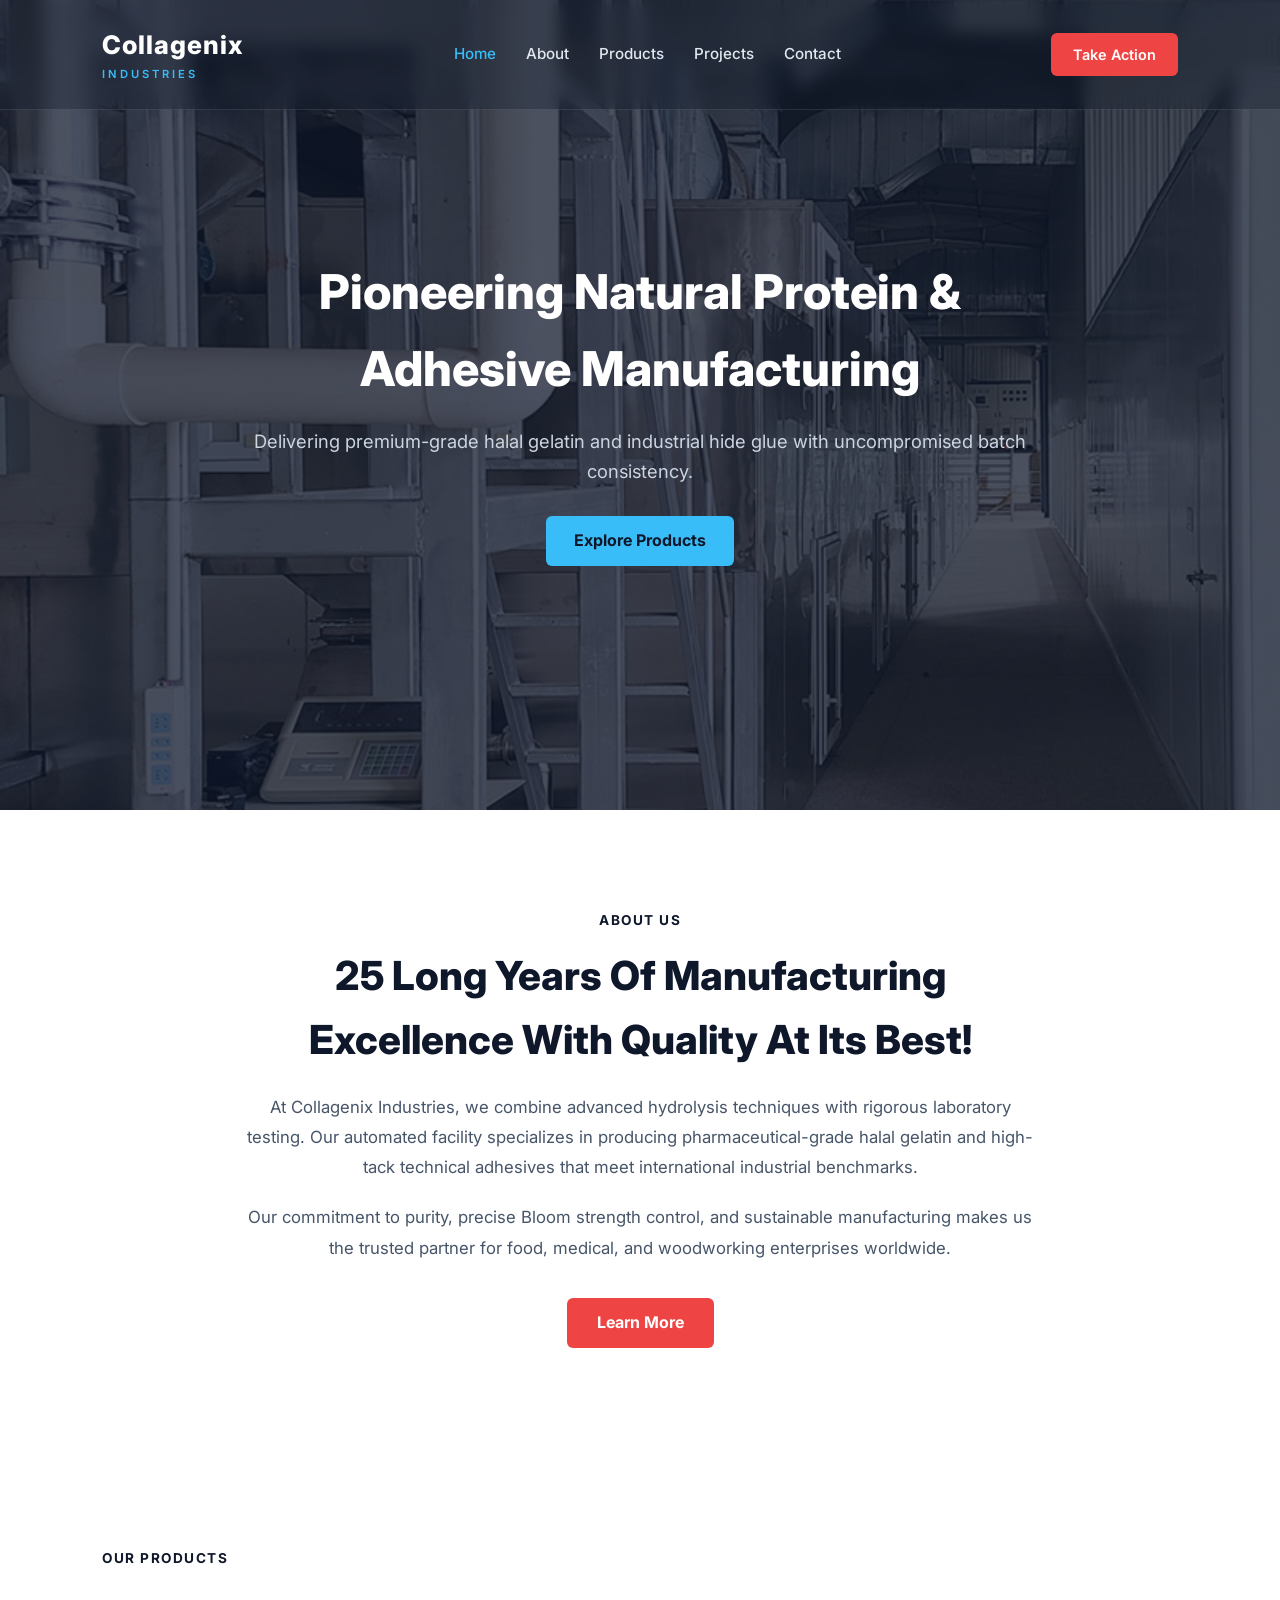
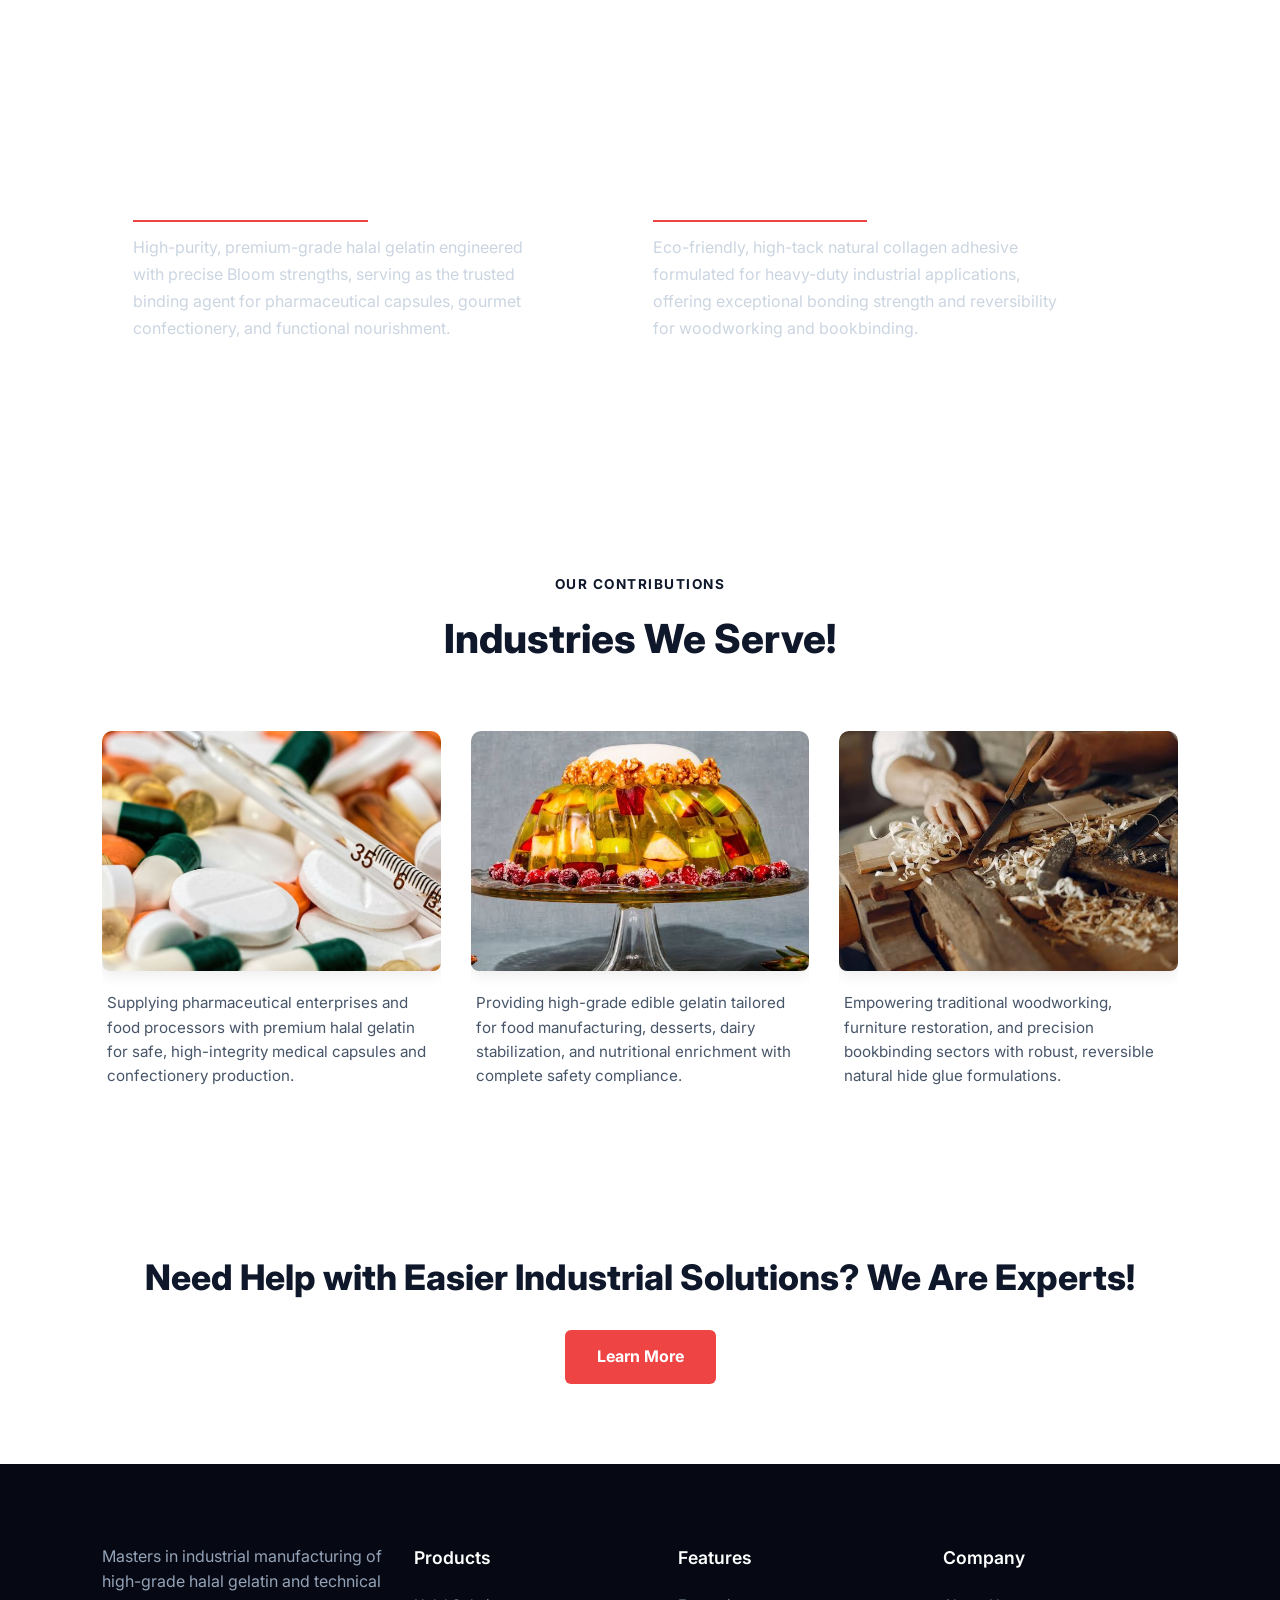
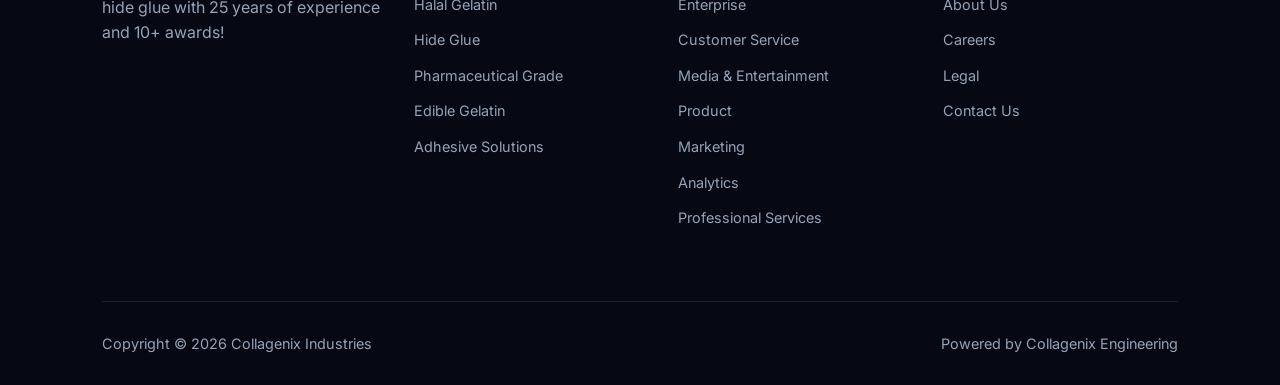
<file: index.html>
<!DOCTYPE html>
<html lang="en">
<head>
    <meta charset="UTF-8">
    <meta name="viewport" content="width=device-width, initial-scale=1.0">
    <title>Home - Collagenix Industries</title>
    <link rel="stylesheet" href="index.css">
    <link href="https://fonts.googleapis.com/css2?family=Inter:wght@400;500;600;700;800&display=swap" rel="stylesheet">
</head>
<body>

    <div class="parallax-sec home-hero-sec">
        <header class="navbar">
            <div class="logo">
                <span class="logo-title">Collagenix</span>
                <span class="logo-subtitle">Industries</span>
            </div>
            <nav class="nav-links">
                <a href="index.html" class="nav-item active">Home</a>
                <a href="about.html" class="nav-item">About</a>
                <a href="products.html" class="nav-item">Products</a>
                <a href="projects.html" class="nav-item">Projects</a>
                <a href="contact.html" class="nav-item">Contact</a>
            </nav>
            <a href="contact.html" class="cta-btn">Take Action</a>
        </header>

        <section class="hero-content">
            <h1 class="page-title">Pioneering Natural Protein & Adhesive Manufacturing</h1>
            <p class="hero-subtitle">Delivering premium-grade halal gelatin and industrial hide glue with uncompromised batch consistency.</p>
            <a href="products.html" class="hero-action-btn">Explore Products</a>
        </section>
    </div>

    <section class="about-intro-sec">
        <div class="about-intro-container">
            <span class="section-subtitle">About Us</span>
            <h2>25 Long Years Of Manufacturing Excellence With Quality At Its Best!</h2>
            <p>At Collagenix Industries, we combine advanced hydrolysis techniques with rigorous laboratory testing. Our automated facility specializes in producing pharmaceutical-grade halal gelatin and high-tack technical adhesives that meet international industrial benchmarks.</p>
            <p>Our commitment to purity, precise Bloom strength control, and sustainable manufacturing makes us the trusted partner for food, medical, and woodworking enterprises worldwide.</p>
            <a href="about.html" class="intro-action-btn">Learn More</a>
        </div>
    </section>

    <section class="products-overview-sec">
        <div class="products-overview-container">
            <div class="overview-text">
                <span class="section-subtitle">Our Products</span>
                <h2>We are the industry heads and produce the most reliable and trendy solution you are looking for.</h2>
            </div>
            <div class="products-list-2">
                <div class="product-item">
                    <h3>Certified Halal Gelatin</h3>
                    <p>High-purity, premium-grade halal gelatin engineered with precise Bloom strengths, serving as the trusted binding agent for pharmaceutical capsules, gourmet confectionery, and functional nourishment.</p>
                </div>
                <div class="product-item">
                    <h3>Technical Hide Glue</h3>
                    <p>Eco-friendly, high-tack natural collagen adhesive formulated for heavy-duty industrial applications, offering exceptional bonding strength and reversibility for woodworking and bookbinding.</p>
                </div>
            </div>
        </div>
    </section>

    <section class="industries-serve-sec">
        <div class="industries-container">
            <div class="section-header">
                <span class="section-subtitle">Our Contributions</span>
                <h2 class="ind-subtitle">Industries We Serve!</h2>
            </div>

            <div class="industry-grid-3">
                <div class="industry-card">
                    <div class="card-img-wrapper">
                        <img src="pharma indusrty.jpg" alt="Pharmaceuticals & Confectionery">
                    </div>
                    <p class="card-desc">Supplying pharmaceutical enterprises and food processors with premium halal gelatin for safe, high-integrity medical capsules and confectionery production.</p>
                </div>

                <div class="industry-card">
                    <div class="card-img-wrapper">
                        <img src="food industry.jpg" alt="Edible Gelatin Solutions">
                    </div>
                    <p class="card-desc">Providing high-grade edible gelatin tailored for food manufacturing, desserts, dairy stabilization, and nutritional enrichment with complete safety compliance.</p>
                </div>

                <div class="industry-card">
                    <div class="card-img-wrapper">
                        <img src="woodwork.jpg" alt="Woodworking & Binding">
                    </div>
                    <p class="card-desc">Empowering traditional woodworking, furniture restoration, and precision bookbinding sectors with robust, reversible natural hide glue formulations.</p>
                </div>
            </div>
        </div>
    </section>

    <section class="cta-banner-section">
        <div class="cta-banner-container">
            <h2>Need Help with Easier Industrial Solutions? We Are Experts!</h2>
            <a href="contact.html" class="banner-cta-btn">Learn More</a>
        </div>
    </section>

    <footer class="footer-section">
        <div class="footer-container">
            <div class="footer-col footer-about">
                <p>Masters in industrial manufacturing of high-grade halal gelatin and technical hide glue with 25 years of experience and 10+ awards!</p>
            </div>
            <div class="footer-col">
                <h3>Products</h3>
                <ul>
                    <li><a href="products.html">Halal Gelatin</a></li>
                    <li><a href="products.html">Hide Glue</a></li>
                    <li><a href="products.html">Pharmaceutical Grade</a></li>
                    <li><a href="products.html">Edible Gelatin</a></li>
                    <li><a href="products.html">Adhesive Solutions</a></li>
                </ul>
            </div>
            <div class="footer-col">
                <h3>Features</h3>
                <ul>
                    <li><a href="#">Enterprise</a></li>
                    <li><a href="#">Customer Service</a></li>
                    <li><a href="#">Media & Entertainment</a></li>
                    <li><a href="#">Product</a></li>
                    <li><a href="#">Marketing</a></li>
                    <li><a href="#">Analytics</a></li>
                    <li><a href="#">Professional Services</a></li>
                </ul>
            </div>
            <div class="footer-col">
                <h3>Company</h3>
                <ul>
                    <li><a href="about.html">About Us</a></li>
                    <li><a href="#">Careers</a></li>
                    <li><a href="#">Legal</a></li>
                    <li><a href="contact.html">Contact Us</a></li>
                </ul>
            </div>
        </div>
        <div class="footer-bottom">
            <p>Copyright &copy; 2026 Collagenix Industries</p>
            <p>Powered by Collagenix Engineering</p>
        </div>
    </footer>
    <div id="quoteModal" class="modal-overlay">
    <div class="modal-content">
        <button id="closeModal" class="close-btn">&times;</button>
        <div class="modal-header">
            <h3>Request an Industrial Quote</h3>
            <p>Tell us your required Bloom strength, grade, or volume.</p>
        </div>
        <form id="quoteForm">
            <div class="form-group">
                <input type="text" placeholder="Your Name / Company" required>
            </div>
            <div class="form-group">
                <input type="email" placeholder="Business Email" required>
            </div>
            <div class="form-group">
                <select required>
                    <option value="" disabled selected>Select Product Category...</option>
                    <option value="halal-gelatin">Certified Halal Gelatin</option>
                    <option value="hide-glue">Technical Hide Glue</option>
                    <option value="pharma-grade">Pharmaceutical Grade</option>
                </select>
            </div>
            <div class="form-group">
                <textarea placeholder="Specifications (e.g., 250 Bloom, 500 kg)" rows="3"></textarea>
            </div>
            <button type="submit" class="modal-submit-btn">Submit Inquiry</button>
        </form>
    </div>
</div>
    <script src="index.js"></script>
</body>
</html>
</file>
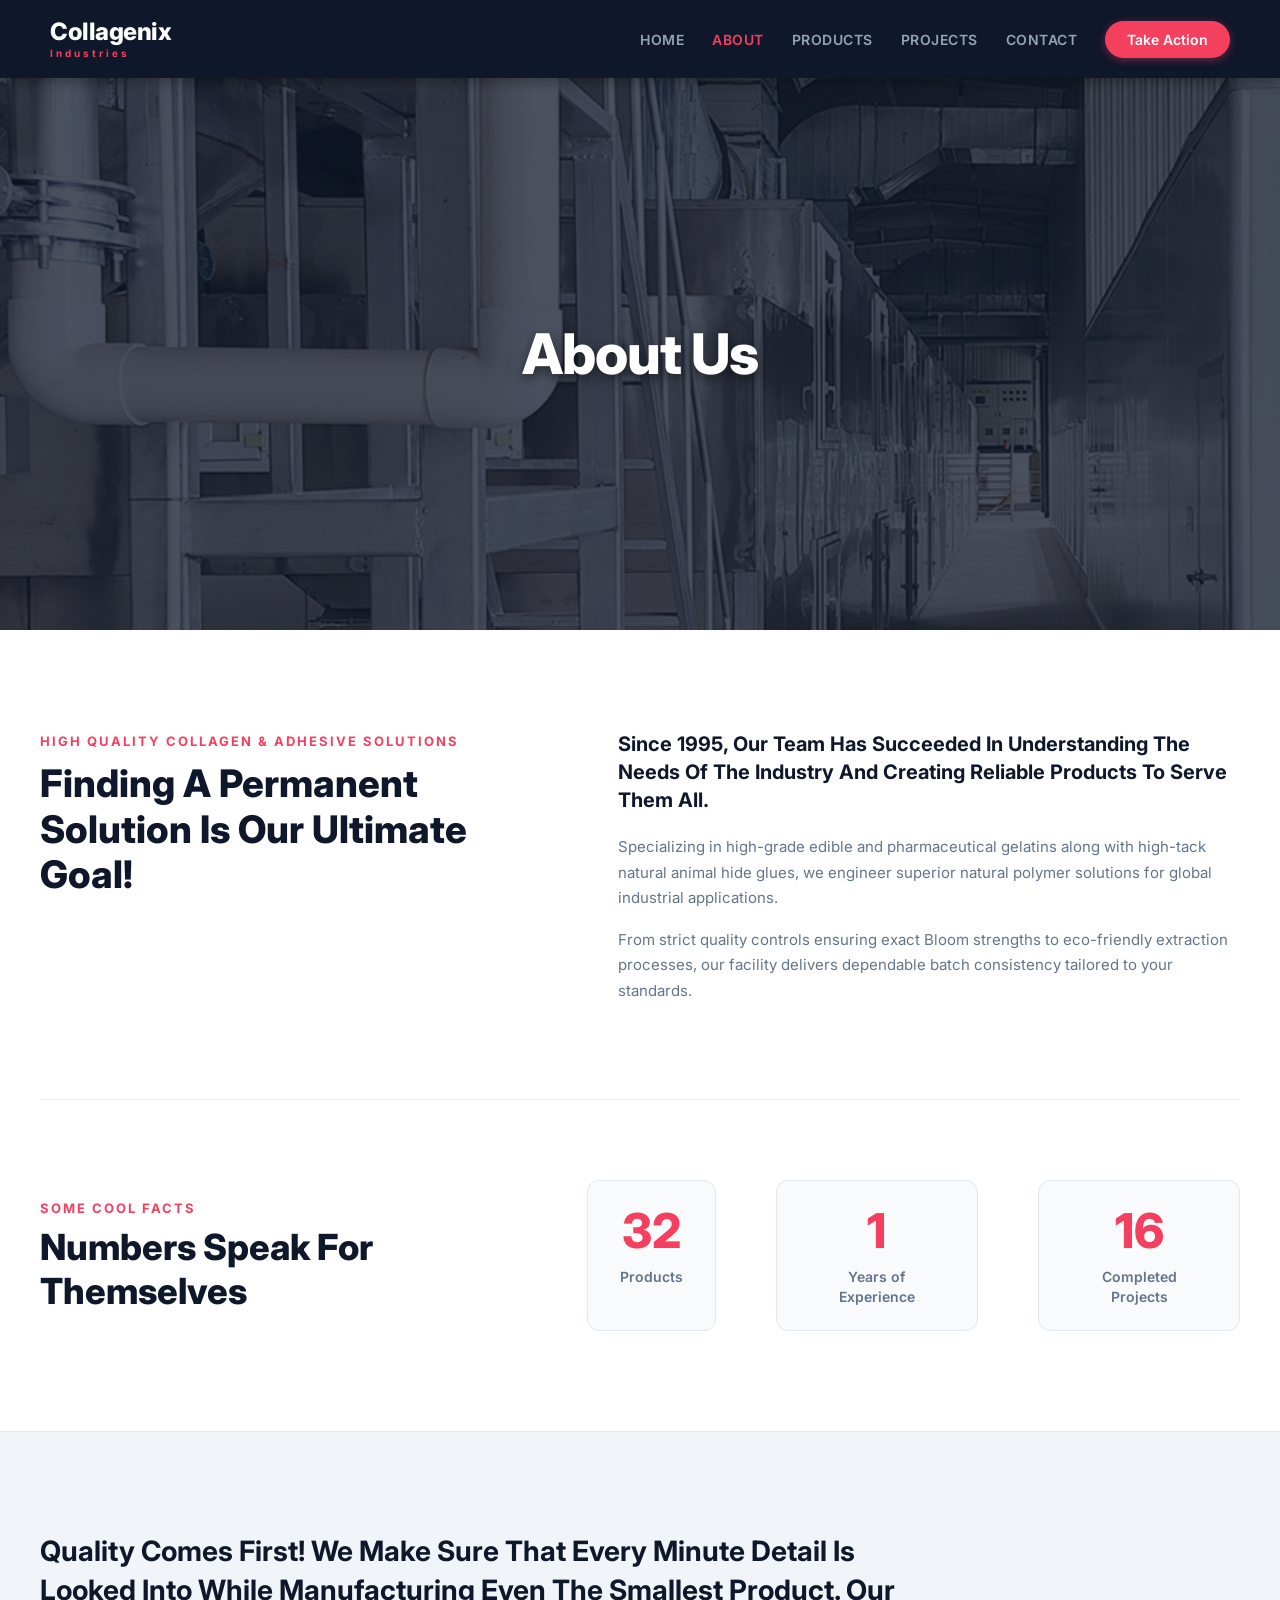
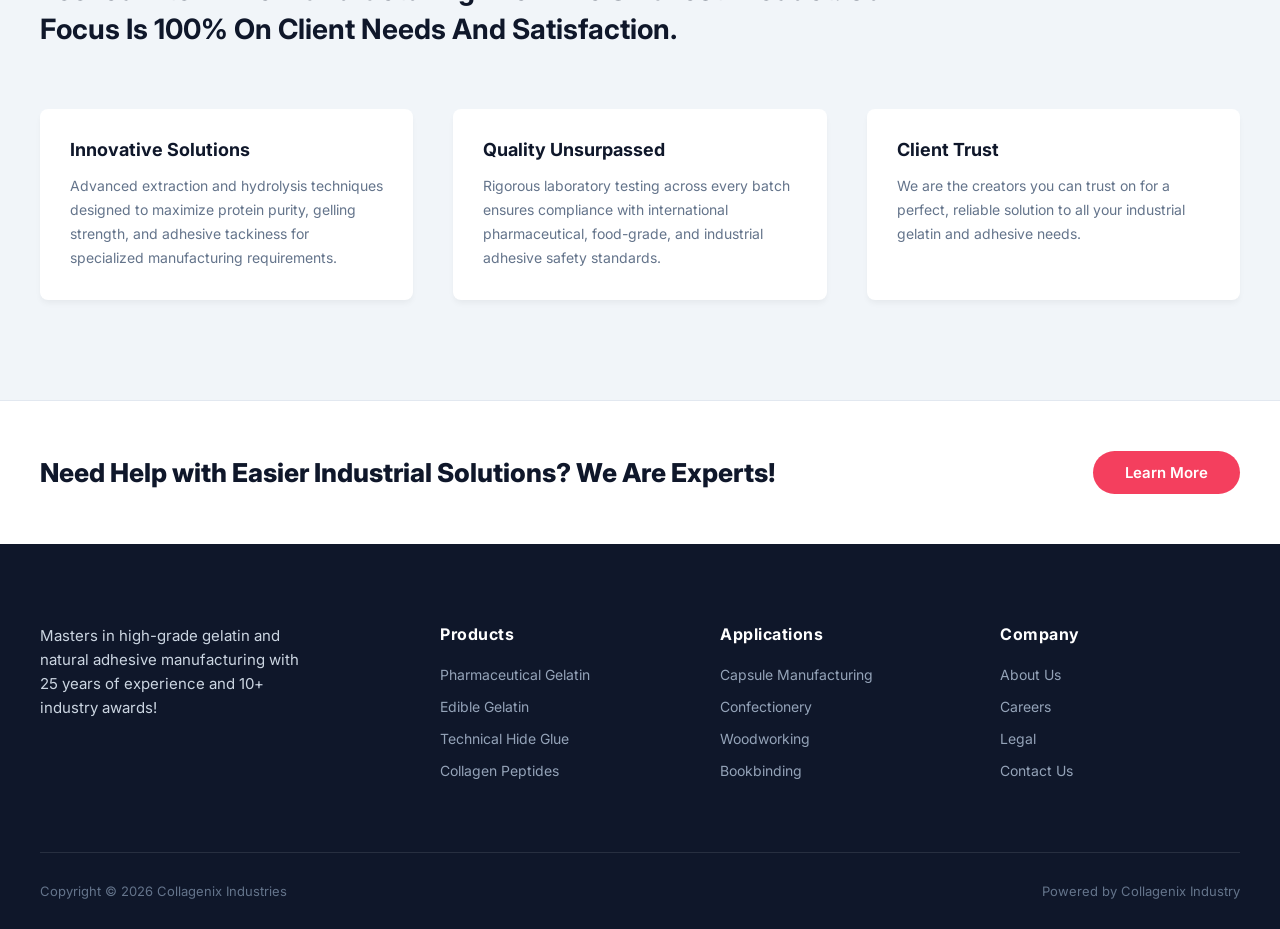
<file: about.html>
<!DOCTYPE html>
<html lang="en">
<head>
    <meta charset="UTF-8">
    <meta name="viewport" content="width=device-width, initial-scale=1.0">
    <title>About Us - Collagenix Industries</title>
    <link rel="stylesheet" href="aboutus.css">
    <link href="https://fonts.googleapis.com/css2?family=Inter:wght@400;500;600;700;800&display=swap" rel="stylesheet">
</head>
<body>

    <!-- Parallax Hero Section -->
    <div class="parallax-sec about-hero-sec">
        <header class="navbar">
            <div class="logo">
                <span class="logo-title">Collagenix</span>
                <span class="logo-subtitle">Industries</span>
            </div>
            <nav class="nav-links">
                <a href="index.html" class="nav-item">Home</a>
                <a href="about.html" class="nav-item active">About</a>
                <a href="products.html" class="nav-item">Products</a>
                <a href="projects.html" class="nav-item">Projects</a>
                <a href="contact.html" class="nav-item">Contact</a>
                <a href="#" class="cta-btn">Take Action</a>
            </nav>
        </header>
        <section class="hero-content">
            <h1 class="page-title">About Us</h1>
        </section>
    </div>

    <!-- Main Content & Live Counter Section -->
    <section class="about-main-section">
        <div class="about-main-container">
            
            <!-- Top Text Blocks -->
            <div class="about-top-grid">
                <div class="about-left-col">
                    <span class="section-subtitle">High Quality Collagen & Adhesive Solutions</span>
                    <h2>Finding A Permanent Solution Is Our Ultimate Goal!</h2>
                </div>
                <div class="about-right-col">
                    <h3>Since 1995, Our Team Has Succeeded In Understanding The Needs Of The Industry And Creating Reliable Products To Serve Them All.</h3>
                    <p>Specializing in high-grade edible and pharmaceutical gelatins along with high-tack natural animal hide glues, we engineer superior natural polymer solutions for global industrial applications.</p>
                    <p>From strict quality controls ensuring exact Bloom strengths to eco-friendly extraction processes, our facility delivers dependable batch consistency tailored to your standards.</p>
                </div>
            </div>

            <!-- Numbers Speak For Themselves / Live Counters -->
            <div class="counter-section">
                <div class="counter-left">
                    <span class="section-subtitle">Some Cool Facts</span>
                    <h2>Numbers Speak For Themselves</h2>
                </div>
                
                <div class="counters-right">
                    <div class="counter-box">
                        <span class="counter-number" data-target="100">0</span>
                        <span class="counter-label">Products</span>
                    </div>
                    <div class="counter-box">
                        <span class="counter-number" data-target="3">0</span>
                        <span class="counter-label">Years of Experience</span>
                    </div>
                    <div class="counter-box">
                        <span class="counter-number" data-target="50">0</span>
                        <span class="counter-label">Completed Projects</span>
                    </div>
                </div>
            </div>

        </div>
    </section>

    <!-- Additional Features / Quality Control Section -->
    <section class="features-section">
        <div class="features-container">
            <div class="features-header">
                <h2>Quality Comes First! We Make Sure That Every Minute Detail Is Looked Into While Manufacturing Even The Smallest Product. Our Focus Is 100% On Client Needs And Satisfaction.</h2>
            </div>
            
           <div class="features-grid">
    <div class="feature-col">
        <h3>Innovative Solutions</h3>
        <p>Advanced extraction and hydrolysis techniques designed to maximize protein purity, gelling strength, and adhesive tackiness for specialized manufacturing requirements.</p>
    </div>
    <div class="feature-col">
        <h3>Quality Unsurpassed</h3>
        <p>Rigorous laboratory testing across every batch ensures compliance with international pharmaceutical, food-grade, and industrial adhesive safety standards.</p>
    </div>
    <div class="feature-col">
    <h3>Client Trust</h3>
    <p>We are the creators you can trust on for a perfect, reliable solution to all your industrial gelatin and adhesive needs.</p>
</div>
</div>
        </div>
    </section>

    <!-- CTA Banner Section -->
    <section class="cta-banner-section">
        <div class="cta-banner-container">
            <h2>Need Help with Easier Industrial Solutions? We Are Experts!</h2>
            <a href="#contact" class="banner-cta-btn">Learn More</a>
        </div>
    </section>

    <!-- Footer Section -->
    <footer class="footer-section">
        <div class="footer-container">
            <div class="footer-col footer-about">
                <p>Masters in high-grade gelatin and natural adhesive manufacturing with 25 years of experience and 10+ industry awards!</p>
            </div>
            <div class="footer-col">
                <h3>Products</h3>
                <ul>
                    <li><a href="#">Pharmaceutical Gelatin</a></li>
                    <li><a href="#">Edible Gelatin</a></li>
                    <li><a href="#">Technical Hide Glue</a></li>
                    <li><a href="#">Collagen Peptides</a></li>
                </ul>
            </div>
            <div class="footer-col">
                <h3>Applications</h3>
                <ul>
                    <li><a href="#">Capsule Manufacturing</a></li>
                    <li><a href="#">Confectionery</a></li>
                    <li><a href="#">Woodworking</a></li>
                    <li><a href="#">Bookbinding</a></li>
                </ul>
            </div>
            <div class="footer-col">
                <h3>Company</h3>
                <ul>
                    <li><a href="#">About Us</a></li>
                    <li><a href="#">Careers</a></li>
                    <li><a href="#">Legal</a></li>
                    <li><a href="#">Contact Us</a></li>
                </ul>
            </div>
        </div>
        <div class="footer-bottom">
            <p>Copyright &copy; 2026 Collagenix Industries</p>
            <p>Powered by Collagenix Industry</p>
        </div>
    </footer>


    <!-- <script>
        const counters = document.querySelectorAll('.counter-number');
        let animated = false;

        function runCounters() {
            counters.forEach(counter => {
                const target = +counter.getAttribute('data-target');
                let count = 0;
                const speed = target / 50; // Controls counting speed

                function updateCount() {
                    count += speed;
                    if (count < target) {
                        counter.innerText = Math.ceil(count);
                        setTimeout(updateCount, 30);
                    } else {
                        counter.innerText = target;
                    }
                }
                updateCount();
            });
        }

        // Trigger animation when scrolled into view
        window.addEventListener('scroll', () => {
            const counterSection = document.querySelector('.counter-section');
            const sectionPosition = counterSection.getBoundingClientRect().top;
            const screenPosition = window.innerHeight / 1.3;

            if (sectionPosition < screenPosition && !animated) {
                runCounters();
                animated = true;
            }
        });
    </script> -->
    <div id="quoteModal" class="modal-overlay">
    <div class="modal-box">
        <span id="closeModal" class="close-btn">&times;</span>
        <h2>Request an Industrial Quote</h2>
        <p>Tell us your required Bloom strength, grade, or volume.</p>
        <form id="quoteForm">
            <input type="text" placeholder="Your Name / Company" required>
            <input type="email" placeholder="Business Email" required>
            <select required>
                <option value="">Select Product Category...</option>
                <option value="pharma">Pharmaceutical & Edible Gelatin</option>
                <option value="glue">Technical Hide Glue</option>
                <option value="peptides">Hydrolyzed Collagen Peptides</option>
            </select>
            <textarea rows="3" placeholder="Specifications (e.g., 250 Bloom, 500 kg)" required></textarea>
            <button type="submit" class="btn btn-primary" style="width: 100%;">Submit Inquiry</button>
        </form>
    </div>
</div>
<script src="about.js"></script>
</body>
</html>
</file>
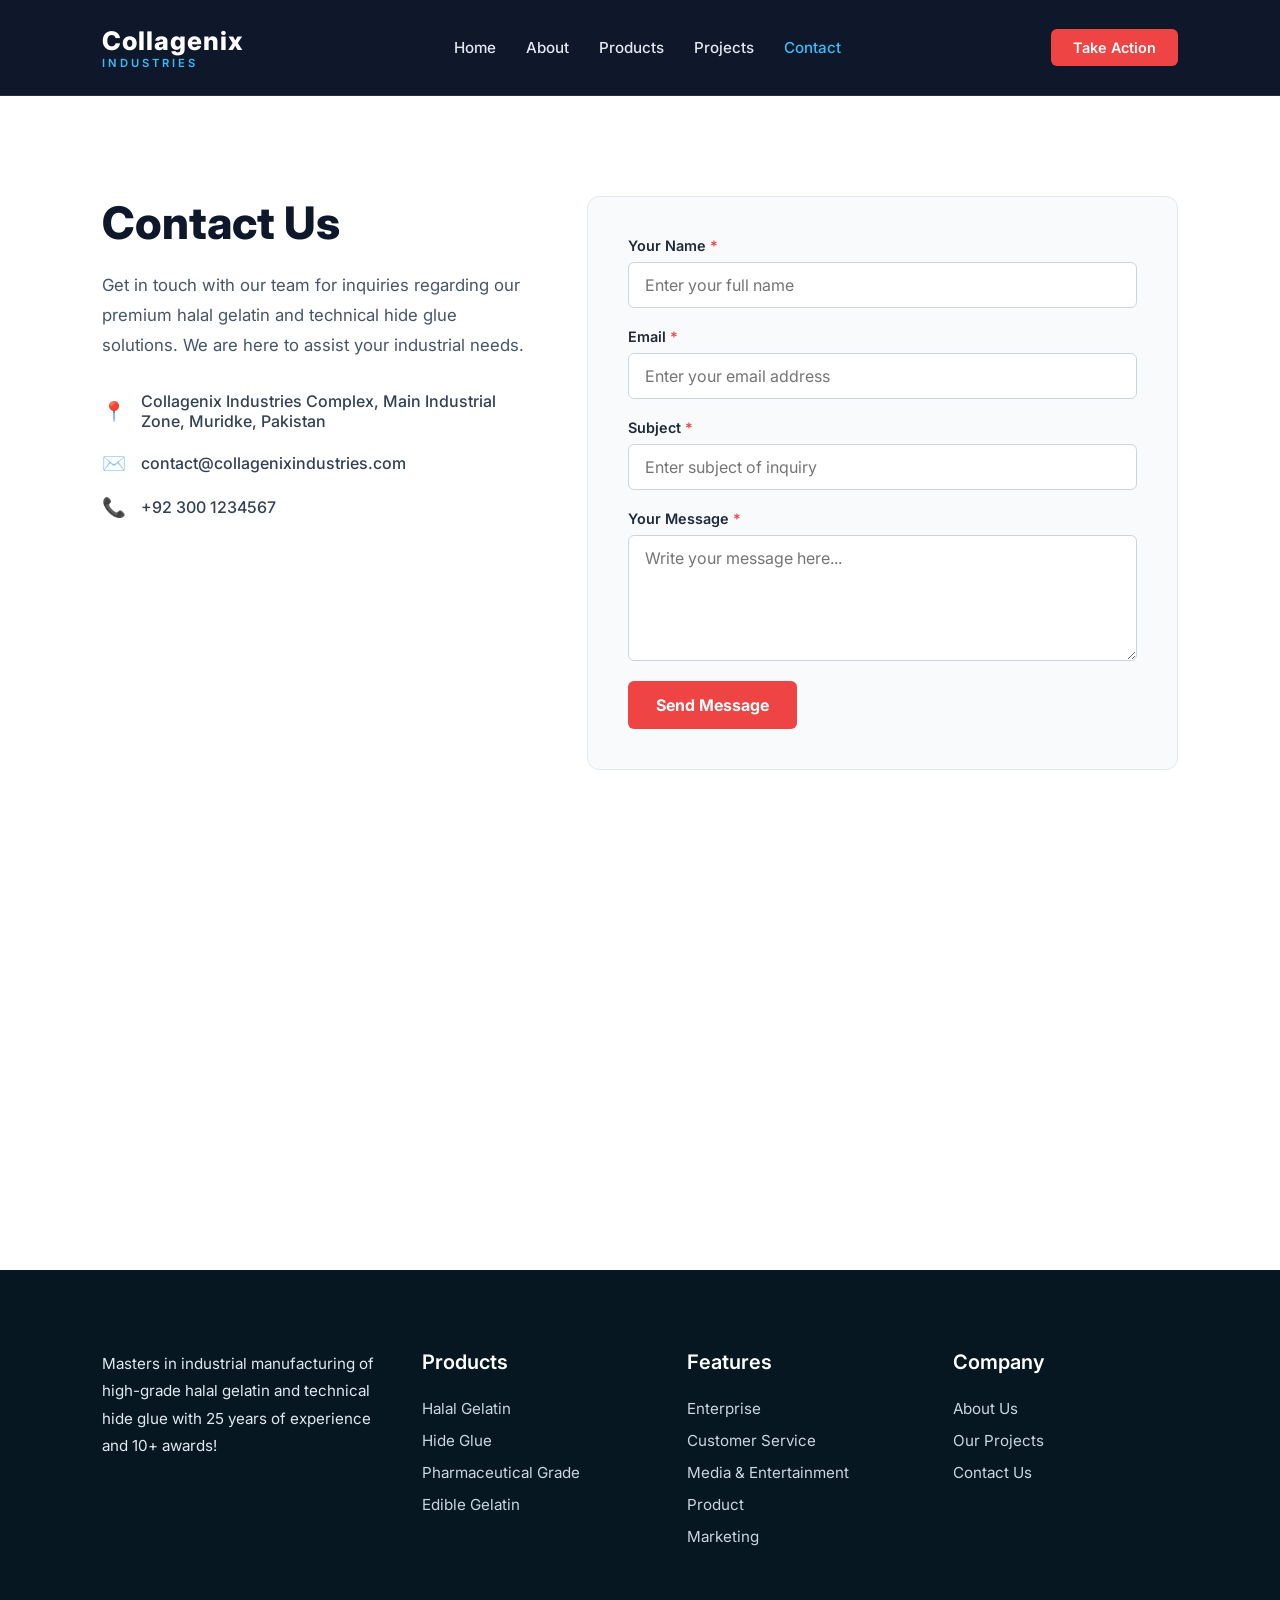
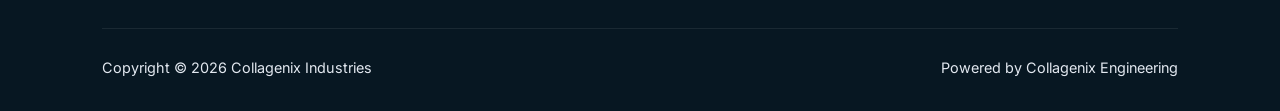
<file: contact.html>
<!DOCTYPE html>
<html lang="en">
<head>
    <meta charset="UTF-8">
    <meta name="viewport" content="width=device-width, initial-scale=1.0">
    <title>Contact Us - Collagenix Industries</title>
    <link rel="stylesheet" href="contact.css">
    <link href="https://fonts.googleapis.com/css2?family=Inter:wght@400;500;600;700;800&display=swap" rel="stylesheet">
</head>
<body>

    <header class="navbar static-navbar">
        <div class="logo">
            <span class="logo-title">Collagenix</span>
            <span class="logo-subtitle">Industries</span>
        </div>
        <nav class="nav-links">
            <a href="index.html" class="nav-item">Home</a>
            <a href="about.html" class="nav-item">About</a>
            <a href="products.html" class="nav-item">Products</a>
            <a href="projects.html" class="nav-item">Projects</a>
            <a href="contact.html" class="nav-item active">Contact</a>
        </nav>
        <a href="contact.html" class="cta-btn">Take Action</a>
    </header>

    <section class="contact-main-section">
        <div class="contact-container">
            
            <div class="contact-info-col">
                <h1 class="page-main-title">Contact Us</h1>
                <p class="contact-desc">Get in touch with our team for inquiries regarding our premium halal gelatin and technical hide glue solutions. We are here to assist your industrial needs.</p>
                
                <div class="contact-details-list">
                    <div class="contact-item-row">
                        <span class="icon">📍</span>
                        <p>Collagenix Industries Complex, Main Industrial Zone, Muridke, Pakistan</p>
                    </div>
                    <div class="contact-item-row">
                        <span class="icon">✉️</span>
                        <p>contact@collagenixindustries.com</p>
                    </div>
                    <div class="contact-item-row">
                        <span class="icon">📞</span>
                        <p>+92 300 1234567</p>
                    </div>
                </div>
            </div>

            <div class="contact-form-col">
                <form class="styled-contact-form">
                    <div class="form-group">
                        <label>Your Name <span>*</span></label>
                        <input type="text" id="contactName" required placeholder="Enter your full name">
                    </div>
                    <div class="form-group">
                        <label>Email <span>*</span></label>
                        <input type="email" id="contactEmail" required placeholder="Enter your email address">
                    </div>
                    <div class="form-group">
                        <label>Subject <span>*</span></label>
                        <input type="text" id="contactSubject" required placeholder="Enter subject of inquiry">
                    </div>
                    <div class="form-group">
                        <label>Your Message <span>*</span></label>
                        <textarea id="contactMessage" rows="5" required placeholder="Write your message here..."></textarea>
                    </div>
                    <button type="submit" class="submit-form-btn">Send Message</button>
                </form>
            </div>

        </div>
    </section>

    <div class="map-section-wrapper">
        <div class="map-placeholder-box">
            <iframe title="Factory Location Map" src="https://www.google.com/maps/embed?pb=!1m18!1m12!1m3!1d3397.05!2d74.25!3d31.81!2m3!1f0!2f0!3f0!3m2!1i1024!2i768!4f13.1!3m3!1m2!1s0x0%3A0x0!2zMzHCsDQ4JzM2LjAiTiA3NMKwMTUnMDAuMCJF!5e0!3m2!1sen!2spk!4v1600000000000!5m2!1sen!2spk" width="100%" height="400" style="border:0;" allowfullscreen="" loading="lazy"></iframe>
        </div>
    </div>

    <footer class="footer-section">
        <div class="footer-container">
            <div class="footer-col footer-about">
                <p>Masters in industrial manufacturing of high-grade halal gelatin and technical hide glue with 25 years of experience and 10+ awards!</p>
            </div>
            <div class="footer-col">
                <h3>Products</h3>
                <ul>
                    <li><a href="products.html">Halal Gelatin</a></li>
                    <li><a href="products.html">Hide Glue</a></li>
                    <li><a href="products.html">Pharmaceutical Grade</a></li>
                    <li><a href="products.html">Edible Gelatin</a></li>
                </ul>
            </div>
            <div class="footer-col">
                <h3>Features</h3>
                <ul>
                    <li><a href="#">Enterprise</a></li>
                    <li><a href="#">Customer Service</a></li>
                    <li><a href="#">Media & Entertainment</a></li>
                    <li><a href="#">Product</a></li>
                    <li><a href="#">Marketing</a></li>
                </ul>
            </div>
            <div class="footer-col">
                <h3>Company</h3>
                <ul>
                    <li><a href="about.html">About Us</a></li>
                    <li><a href="projects.html">Our Projects</a></li>
                    <li><a href="contact.html">Contact Us</a></li>
                </ul>
            </div>
        </div>
        <div class="footer-bottom">
            <p>Copyright &copy; 2026 Collagenix Industries</p>
            <p>Powered by Collagenix Engineering</p>
        </div>
    </footer>
    <div id="projectModal" class="modal-overlay">
    <div class="modal-content">
        <button id="closeModal" class="close-btn">&times;</button>
        
        <h2>Inquire About Industrial Infrastructure</h2>
        <p class="modal-subtitle">Select a processing line or request a technical engineering consultation.</p>

        <form id="projectForm">
            <div class="form-group">
                <input type="text" id="modalName" placeholder="Your Name / Company" required>
            </div>
            <div class="form-group">
                <input type="email" id="modalEmail" placeholder="Business Email" required>
            </div>
            <div class="form-group">
                <select id="projectSelect" required>
                    <option value="" disabled selected>Select Project Line...</option>
                    <option value="processing-line-a">Processing Line A</option>
                    <option value="processing-line-b">Processing Line B</option>
                    <option value="processing-line-c">Processing Line C</option>
                </select>
            </div>
            <div class="form-group">
                <textarea id="modalReqs" placeholder="Project Capacity / Technical Requirements" rows="4"></textarea>
            </div>
            <button type="submit" class="modal-submit-btn">Request Consultation</button>
        </form>
    </div>
</div>

    <script src="contact.js"></script>
</body>
</html>
</file>
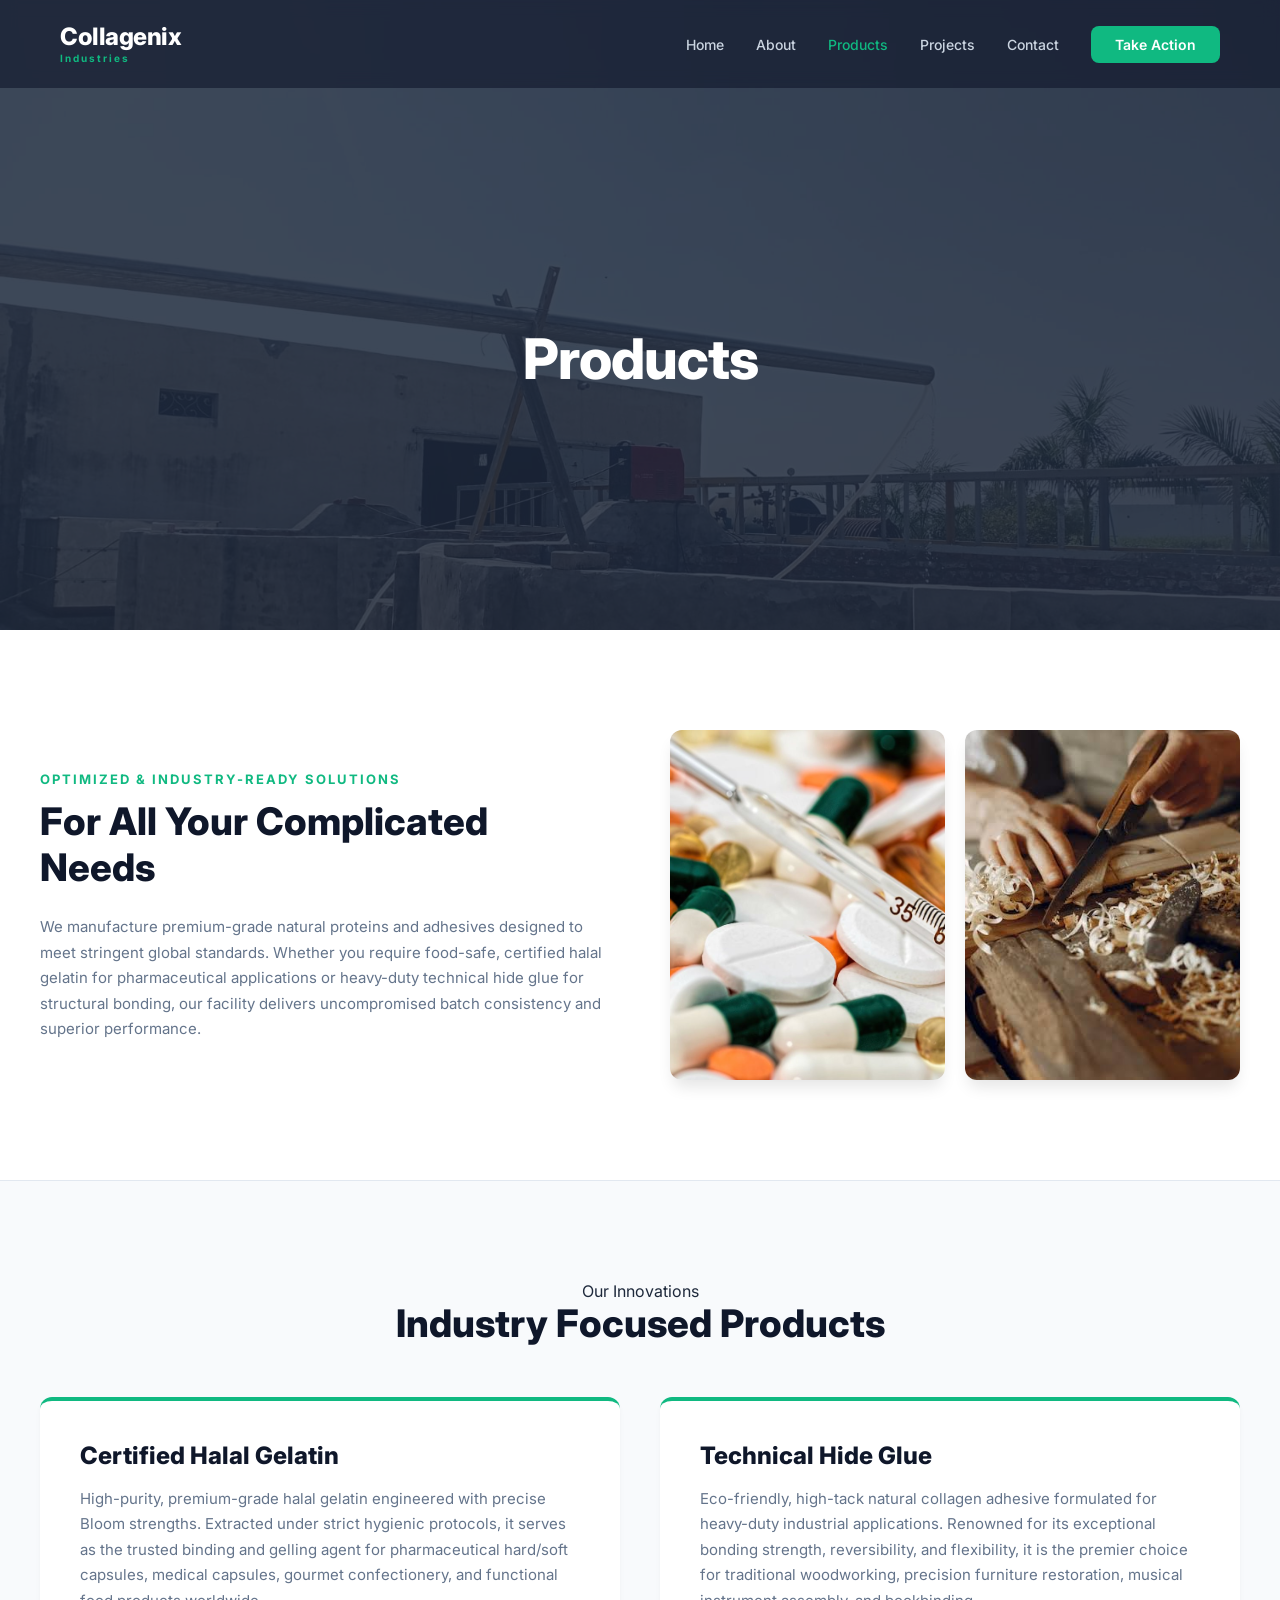
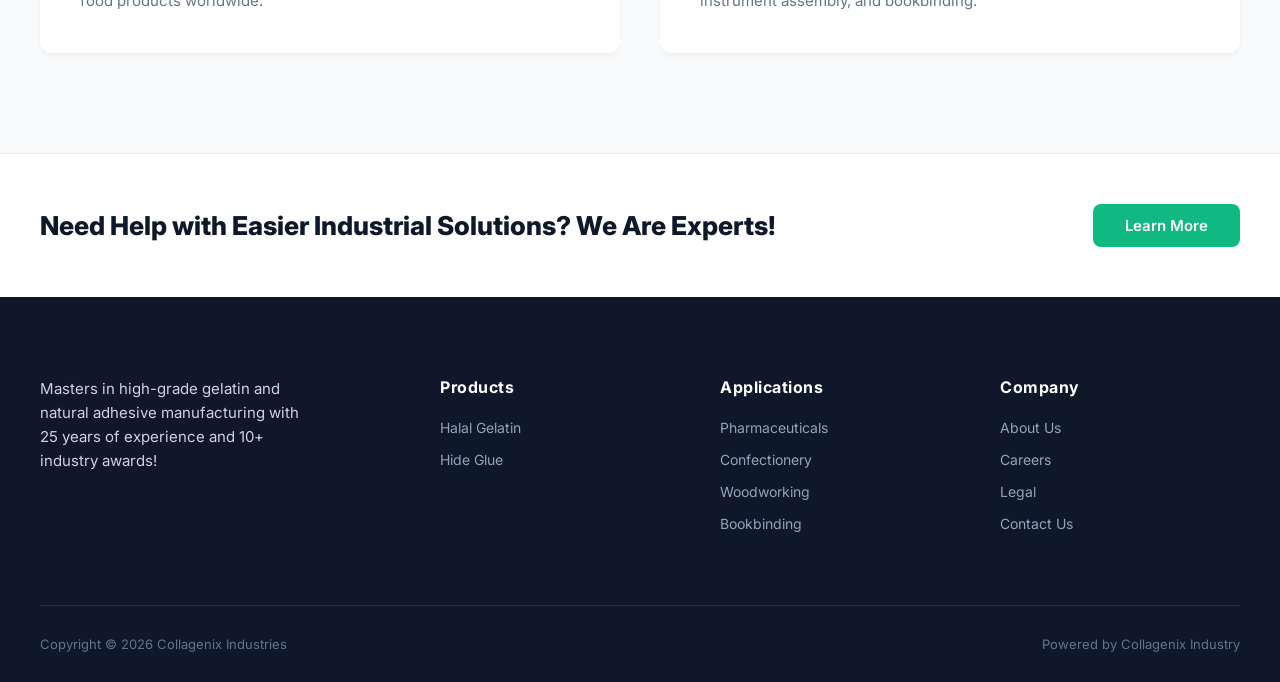
<file: products.html>
<!DOCTYPE html>
<html lang="en">
<head>
    <meta charset="UTF-8">
    <meta name="viewport" content="width=device-width, initial-scale=1.0">
    <title>Our Products - Collagenix Industries</title>
    <link rel="stylesheet" href="products.css">
    <link href="https://fonts.googleapis.com/css2?family=Inter:wght@400;500;600;700;800&display=swap" rel="stylesheet">
</head>
<body>

    <div class="parallax-sec products-hero-sec">
        <header class="navbar">
            <div class="logo">
                <span class="logo-title">Collagenix</span>
                <span class="logo-subtitle">Industries</span>
            </div>
            <nav class="nav-links">
                <a href="index.html" class="nav-item">Home</a>
                <a href="about.html" class="nav-item">About</a>
                <a href="products.html" class="nav-item active">Products</a>
                <a href="projects.html" class="nav-item">Projects</a>
                <a href="contact.html" class="nav-item">Contact</a>
                <a href="#" class="cta-btn">Take Action</a>
            </nav>
        </header>
        <section class="hero-content">
            <h1 class="page-title">Products</h1>
        </section>
    </div>

    <section class="products-overview-sec">
        <div class="products-overview-container">
            <div class="overview-text">
                <span class="section-subtitle">Optimized & Industry-Ready Solutions</span>
                <h2>For All Your Complicated Needs</h2>
                <p>We manufacture premium-grade natural proteins and adhesives designed to meet stringent global standards. Whether you require food-safe, certified halal gelatin for pharmaceutical applications or heavy-duty technical hide glue for structural bonding, our facility delivers uncompromised batch consistency and superior performance.</p>
            </div>
            <div class="overview-images">
                <div class="img-box"><img src="pharma indusrty.jpg" alt="Halal Gelatin Production"></div>
                <div class="img-box"><img src="woodwork.jpg" alt="Hide Glue Processing"></div>
            </div>
        </div>
    </section>

    <section class="flagship-products-sec">
        <div class="flagship-container">
            <div class="section-header">
                <span class="section-subtitle">Our Innovations</span>
                <h2 class="ind-subtitle">Industry Focused Products</h2>
            </div>

            <div class="dual-products-grid">
                <div class="product-card-large">
                    <h3>Certified Halal Gelatin</h3>
                    <p>High-purity, premium-grade halal gelatin engineered with precise Bloom strengths. Extracted under strict hygienic protocols, it serves as the trusted binding and gelling agent for pharmaceutical hard/soft capsules, medical capsules, gourmet confectionery, and functional food products worldwide.</p>
                </div>

                <div class="product-card-large">
                    <h3>Technical Hide Glue</h3>
                    <p>Eco-friendly, high-tack natural collagen adhesive formulated for heavy-duty industrial applications. Renowned for its exceptional bonding strength, reversibility, and flexibility, it is the premier choice for traditional woodworking, precision furniture restoration, musical instrument assembly, and bookbinding.</p>
                </div>
            </div>
        </div>
    </section>

    <section class="cta-banner-section">
        <div class="cta-banner-container">
            <h2>Need Help with Easier Industrial Solutions? We Are Experts!</h2>
            <a href="#contact" class="banner-cta-btn">Learn More</a>
        </div>
    </section>

    <footer class="footer-section">
        <div class="footer-container">
            <div class="footer-col footer-about">
                <p>Masters in high-grade gelatin and natural adhesive manufacturing with 25 years of experience and 10+ industry awards!</p>
            </div>
            <div class="footer-col">
                <h3>Products</h3>
                <ul>
                    <li><a href="#">Halal Gelatin</a></li>
                    <li><a href="#">Hide Glue</a></li>
                </ul>
            </div>
            <div class="footer-col">
                <h3>Applications</h3>
                <ul>
                    <li><a href="#">Pharmaceuticals</a></li>
                    <li><a href="#">Confectionery</a></li>
                    <li><a href="#">Woodworking</a></li>
                    <li><a href="#">Bookbinding</a></li>
                </ul>
            </div>
            <div class="footer-col">
                <h3>Company</h3>
                <ul>
                    <li><a href="#">About Us</a></li>
                    <li><a href="#">Careers</a></li>
                    <li><a href="#">Legal</a></li>
                    <li><a href="#">Contact Us</a></li>
                </ul>
            </div>
        </div>
        <div class="footer-bottom">
            <p>Copyright &copy; 2026 Collagenix Industries</p>
            <p>Powered by Collagenix Industry</p>
        </div>
    </footer>
    <div id="quoteModal" class="modal-overlay">
        <div class="modal-box">
            <span id="closeModal" class="close-btn">&times;</span>
            <h2>Request Product Specifications / Quote</h2>
            <p>Select your product grade and enter required volume or Bloom strength.</p>
            <form id="quoteForm">
                <input type="text" placeholder="Your Name / Company" required>
                <input type="email" placeholder="Business Email" required>
                <select id="productSelect" required>
                    <option value="">Select Product Category...</option>
                    <option value="gelatin">Certified Halal Gelatin</option>
                    <option value="glue">Technical Hide Glue</option>
                </select>
                <textarea rows="3" placeholder="Specifications (e.g., 250 Bloom, 500 kg)" required></textarea>
                <button type="submit" class="modal-submit-btn">Submit Inquiry</button>
            </form>
        </div>
    </div>
    
    <script src="products.js"></script>
</body>
</html>
</file>
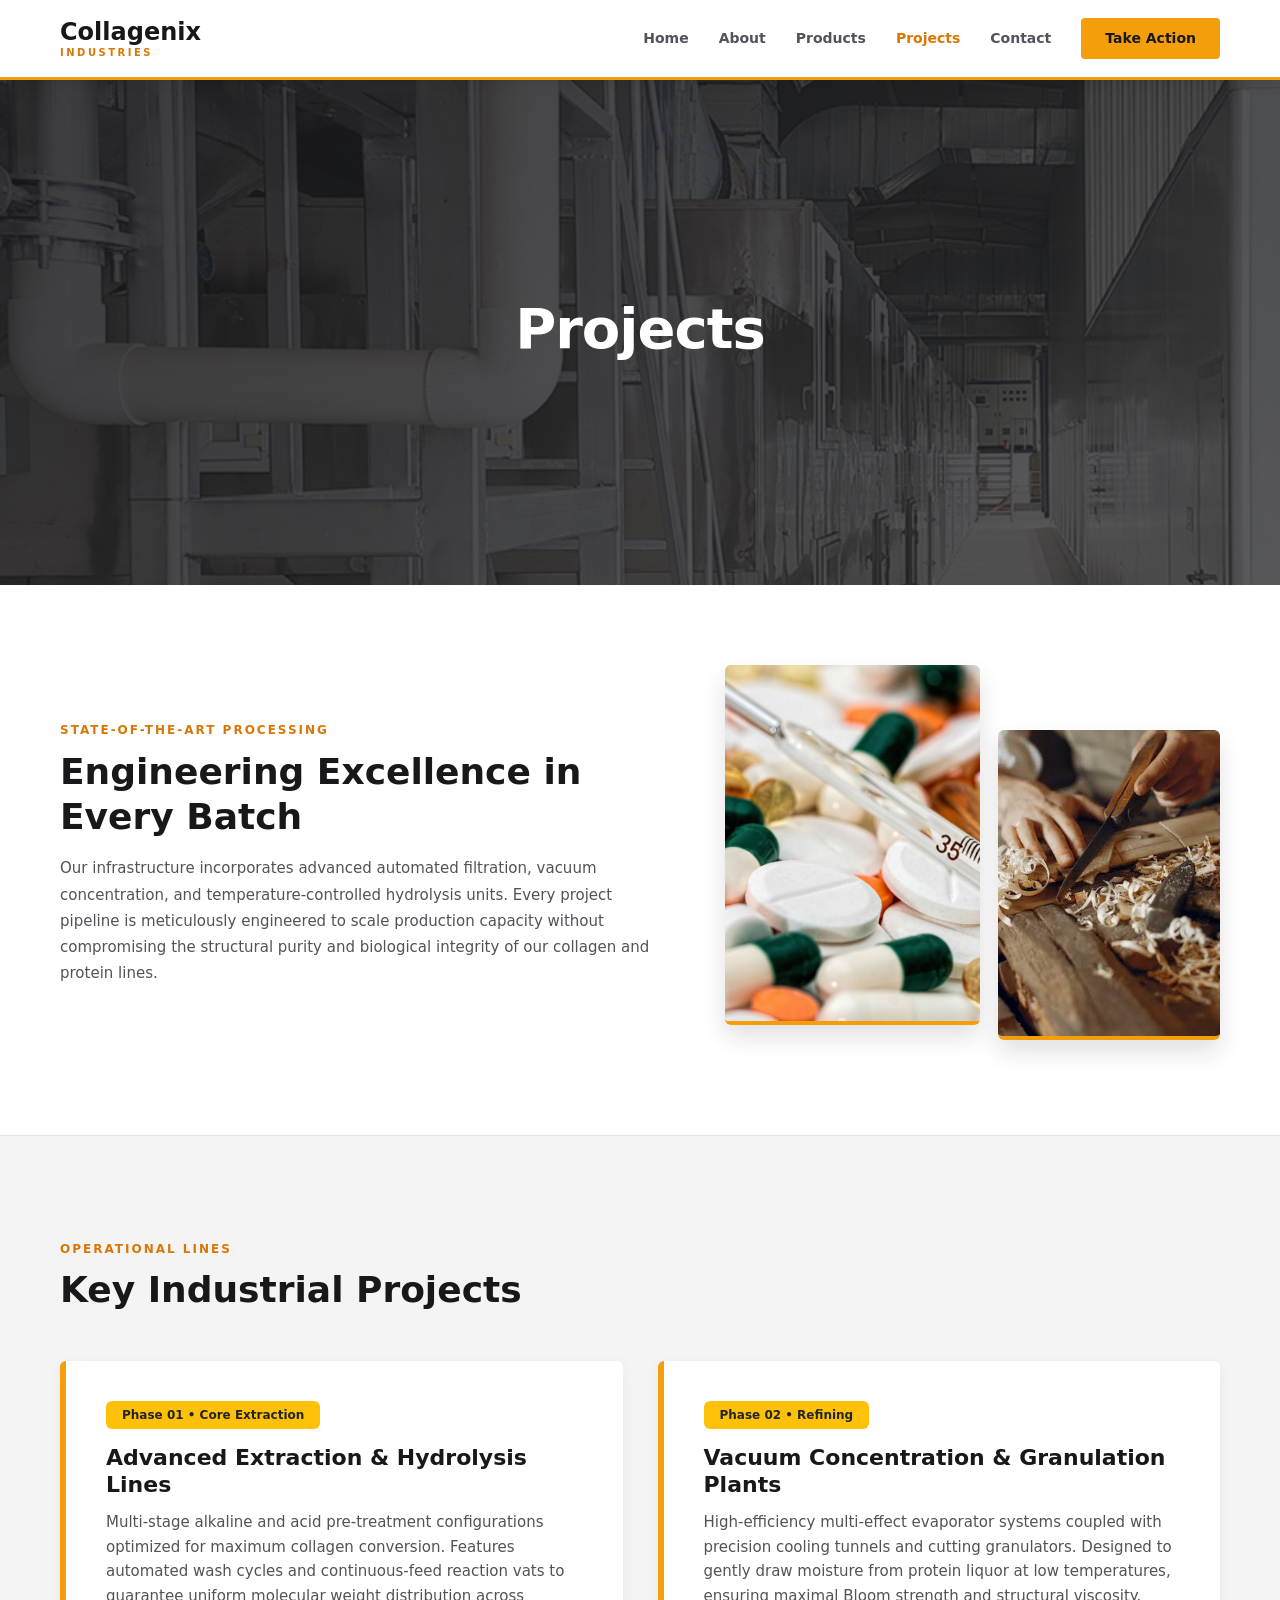
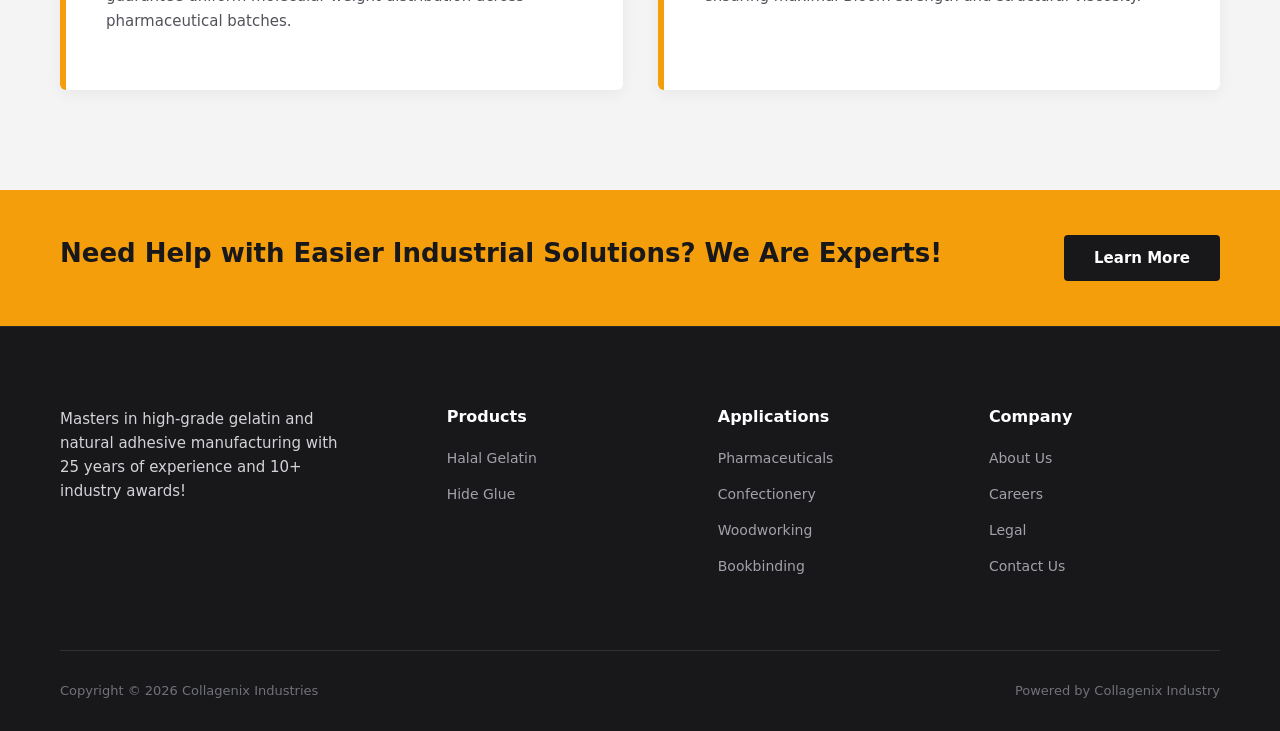
<file: projects.html>
<!DOCTYPE html>
<html lang="en">
<head>
    <meta charset="UTF-8">
    <meta name="viewport" content="width=device-width, initial-scale=1.0">
    <title>Projects - Collagenix Industries</title>
    <link href="https://cdn.jsdelivr.net/npm/bootstrap@5.3.3/dist/css/bootstrap.min.css" rel="stylesheet">
    <link rel="stylesheet" href="projects.css">
</head>
<body class="projects-body">

    <div class="parallax-sec">
        <header class="navbar">
            <div class="logo">
                <span class="logo-title">Collagenix</span>
                <span class="logo-subtitle">Industries</span>
            </div>
            <nav class="nav-links">
                <a href="index.html" class="nav-item">Home</a>
                <a href="about.html" class="nav-item">About</a>
                <a href="products.html" class="nav-item">Products</a>
                <a href="projects.html" class="nav-item active">Projects</a>
                <a href="contact.html" class="nav-item">Contact</a>
                <a href="#" class="cta-btn">Take Action</a>
            </nav>
        </header>
        <section class="hero-content">
            <h1 class="page-title">Projects</h1>
        </section>
    </div>

    <section class="products-overview-sec">
        <div class="products-overview-container">
            <div class="overview-text">
                <span class="section-subtitle">State-of-the-Art Processing</span>
                <h2>Engineering Excellence in Every Batch</h2>
                <p>Our infrastructure incorporates advanced automated filtration, vacuum concentration, and temperature-controlled hydrolysis units. Every project pipeline is meticulously engineered to scale production capacity without compromising the structural purity and biological integrity of our collagen and protein lines.</p>
            </div>
            <div class="overview-images">
                <div class="img-box"><img src="pharma indusrty.jpg" alt="Extraction Unit"></div>
                <div class="img-box"><img src="woodwork.jpg" alt="Processing Plant"></div>
            </div>
        </div>
    </section>

    <section class="flagship-products-sec">
        <div class="flagship-container">
            <div class="section-header">
                <span class="section-subtitle">Operational Lines</span>
                <h2 class="ind-subtitle">Key Industrial Projects</h2>
            </div>

            <div class="dual-products-grid">
                <div class="product-card-large" data-project="extraction">
                    <span class="badge bg-warning text-dark mb-3 px-3 py-2">Phase 01 • Core Extraction</span>
                    <h3>Advanced Extraction & Hydrolysis Lines</h3>
                    <p>Multi-stage alkaline and acid pre-treatment configurations optimized for maximum collagen conversion. Features automated wash cycles and continuous-feed reaction vats to guarantee uniform molecular weight distribution across pharmaceutical batches.</p>
                </div>

                <div class="product-card-large" data-project="concentration">
                    <span class="badge bg-warning text-dark mb-3 px-3 py-2">Phase 02 • Refining</span>
                    <h3>Vacuum Concentration & Granulation Plants</h3>
                    <p>High-efficiency multi-effect evaporator systems coupled with precision cooling tunnels and cutting granulators. Designed to gently draw moisture from protein liquor at low temperatures, ensuring maximal Bloom strength and structural viscosity.</p>
                </div>
            </div>
        </div>
    </section>

    <section class="cta-banner-section">
        <div class="cta-banner-container">
            <h2>Need Help with Easier Industrial Solutions? We Are Experts!</h2>
            <a href="#contact" class="banner-cta-btn">Learn More</a>
        </div>
    </section>

    <footer class="footer-section">
        <div class="footer-container">
            <div class="footer-col footer-about">
                <p>Masters in high-grade gelatin and natural adhesive manufacturing with 25 years of experience and 10+ industry awards!</p>
            </div>
            <div class="footer-col">
                <h3>Products</h3>
                <ul>
                    <li><a href="products.html">Halal Gelatin</a></li>
                    <li><a href="products.html">Hide Glue</a></li>
                </ul>
            </div>
            <div class="footer-col">
                <h3>Applications</h3>
                <ul>
                    <li><a href="#">Pharmaceuticals</a></li>
                    <li><a href="#">Confectionery</a></li>
                    <li><a href="#">Woodworking</a></li>
                    <li><a href="#">Bookbinding</a></li>
                </ul>
            </div>
            <div class="footer-col">
                <h3>Company</h3>
                <ul>
                    <li><a href="about.html">About Us</a></li>
                    <li><a href="#">Careers</a></li>
                    <li><a href="#">Legal</a></li>
                    <li><a href="#">Contact Us</a></li>
                </ul>
            </div>
        </div>
        <div class="footer-bottom">
            <p class="mb-0">Copyright &copy; 2026 Collagenix Industries</p>
            <p class="mb-0">Powered by Collagenix Industry</p>
        </div>
    </footer>

    <div id="projectModal" class="modal-overlay">
        <div class="modal-box">
            <span id="closeModal" class="close-btn">&times;</span>
            <h2>Inquire About Industrial Infrastructure</h2>
            <p>Select a processing line or request a technical engineering consultation.</p>
            <form id="projectForm">
                <input type="text" placeholder="Your Name / Company" required>
                <input type="email" placeholder="Business Email" required>
                <select id="projectSelect" required>
                    <option value="">Select Project Line...</option>
                    <option value="extraction">Advanced Extraction & Hydrolysis Lines</option>
                    <option value="concentration">Vacuum Concentration & Granulation Plants</option>
                    <option value="custom">Custom Turnkey Plant Setup</option>
                </select>
                <textarea rows="3" placeholder="Project Capacity / Technical Requirements" required></textarea>
                <button type="submit" class="modal-submit-btn">Request Consultation</button>
            </form>
        </div>
    </div>

    <script src="projects.js"></script>
</body>
</html>
</file>
<file: index.css>
* {
    margin: 0;
    padding: 0;
    box-sizing: border-box;
    font-family: 'Inter', sans-serif;
}

body {
    background-color: #ffffff;
    color: #1e293b;
    line-height: 1.6;
}

.parallax-sec {
    position: relative;
    background: linear-gradient(rgba(15, 23, 42, 0.75), rgba(15, 23, 42, 0.75)), url('factory.jpg') no-repeat center center / cover;
    background-attachment: fixed;
    min-height: 90vh;
    display: flex;
    flex-direction: column;
    justify-content: space-between;
}

.navbar {
    display: flex;
    justify-content: space-between;
    align-items: center;
    padding: 25px 8%;
    background: rgba(15, 23, 42, 0.3);
    backdrop-filter: blur(8px);
    border-bottom: 1px solid rgba(255, 255, 255, 0.1);
}

.logo {
    display: flex;
    flex-direction: column;
}

.logo-title {
    font-size: 1.6rem;
    font-weight: 800;
    color: #ffffff;
    letter-spacing: 1px;
}

.logo-subtitle {
    font-size: 0.7rem;
    font-weight: 600;
    color: #38bdf8;
    letter-spacing: 3px;
    text-transform: uppercase;
}

.nav-links {
    display: flex;
    align-items: center;
    gap: 30px;
}

.nav-item {
    text-decoration: none;
    color: #e2e8f0;
    font-size: 0.95rem;
    font-weight: 500;
    transition: color 0.3s ease;
}

.nav-item:hover, .nav-item.active {
    color: #38bdf8;
}

.cta-btn {
    background-color: #ef4444;
    color: #ffffff;
    padding: 10px 22px;
    border-radius: 6px;
    text-decoration: none;
    font-weight: 600;
    font-size: 0.9rem;
    transition: background 0.3s ease;
}

.cta-btn:hover {
    background-color: #dc2626;
}

.hero-content {
    text-align: center;
    padding: 0 20px 100px 20px;
    max-width: 900px;
    margin: auto;
}

.page-title {
    font-size: 3rem;
    font-weight: 800;
    color: #ffffff;
    margin-bottom: 20px;
}

.hero-subtitle {
    font-size: 1.15rem;
    color: #cbd5e1;
    margin-bottom: 30px;
}

.hero-action-btn {
    display: inline-block;
    background-color: #38bdf8;
    color: #0f172a;
    padding: 12px 28px;
    border-radius: 6px;
    text-decoration: none;
    font-weight: 700;
    transition: background 0.3s ease;
}

.hero-action-btn:hover {
    background-color: #0ea5e9;
    color: #ffffff;
}

.about-intro-sec {
    padding: 100px 8%;
    text-align: center;
    background-color: #ffffff;
}

.about-intro-container {
    max-width: 800px;
    margin: auto;
}

.section-subtitle {
    font-size: 0.85rem;
    font-weight: 700;
    color: #0f172a;
    text-transform: uppercase;
    letter-spacing: 1.5px;
    display: block;
    margin-bottom: 12px;
}

.about-intro-container h2 {
    font-size: 2.5rem;
    color: #0f172a;
    margin-bottom: 20px;
    font-weight: 800;
}

.about-intro-container p {
    color: #475569;
    font-size: 1.05rem;
    line-height: 1.8;
    margin-bottom: 20px;
}

.intro-action-btn {
    display: inline-block;
    background-color: #ef4444;
    color: #ffffff;
    padding: 12px 30px;
    border-radius: 6px;
    text-decoration: none;
    font-weight: 700;
    margin-top: 15px;
    transition: background 0.3s ease;
}

.intro-action-btn:hover {
    background-color: #dc2626;
}

.products-overview-sec {
    padding: 100px 8%;
    background: linear-gradient(rgba(15, 23, 42, 0.85), rgba(15, 23, 42, 0.85)), url('factory.jpg') no-repeat center center / cover;
    background-attachment: fixed;
    color: #ffffff;
}

.products-overview-container {
    display: flex;
    flex-direction: column;
    gap: 50px;
}

.overview-text h2 {
    font-size: 2.3rem;
    font-weight: 700;
    max-width: 900px;
}

.products-list-2 {
    display: flex;
    gap: 40px;
    max-width: 1000px;
}

.products-list-2 .product-item {
    flex: 1;
    background: rgba(255, 255, 255, 0.05);
    padding: 30px;
    border-radius: 10px;
    border: 1px solid rgba(255, 255, 255, 0.1);
}

.product-item h3 {
    font-size: 1.4rem;
    color: #ffffff;
    margin-bottom: 12px;
    font-weight: 700;
    border-bottom: 2px solid #ef4444;
    display: inline-block;
    padding-bottom: 4px;
}

.product-item p {
    color: #cbd5e1;
    font-size: 1rem;
    line-height: 1.7;
}

.industries-serve-sec {
    padding: 100px 8%;
    background-color: #ffffff;
}

.section-header {
    text-align: center;
    margin-bottom: 60px;
}

.ind-subtitle {
    font-size: 2.5rem;
    color: #0f172a;
    font-weight: 800;
}

.industry-grid-3 {
    display: flex;
    gap: 30px;
}

.industry-card {
    flex: 1;
    background-color: #ffffff;
    border-radius: 10px;
    overflow: hidden;
}

.card-img-wrapper img {
    width: 100%;
    height: 240px;
    object-fit: cover;
    display: block;
    border-radius: 8px;
    box-shadow: 0 4px 15px rgba(0, 0, 0, 0.08);
}

.card-desc {
    color: #475569;
    font-size: 0.95rem;
    padding: 20px 5px;
    line-height: 1.6;
}

.cta-banner-section {
    background-color: #ffffff;
    padding: 40px 8% 80px 8%;
    text-align: center;
}

.cta-banner-container h2 {
    font-size: 2.2rem;
    color: #0f172a;
    margin-bottom: 25px;
    font-weight: 800;
}

.banner-cta-btn {
    display: inline-block;
    background-color: #ef4444;
    color: #ffffff;
    padding: 14px 32px;
    border-radius: 6px;
    text-decoration: none;
    font-weight: 700;
    transition: background 0.3s ease;
}

.banner-cta-btn:hover {
    background-color: #dc2626;
}

.footer-section {
    background-color: #060913;
    color: #94a3b8;
    padding: 80px 8% 30px 8%;
}

.footer-container {
    display: flex;
    justify-content: space-between;
    gap: 30px;
    margin-bottom: 60px;
    flex-wrap: wrap;
}

.footer-col {
    flex: 1;
    min-width: 180px;
}

.footer-about {
    flex: 1.2;
}

.footer-col h3 {
    color: #ffffff;
    font-size: 1.1rem;
    margin-bottom: 20px;
    font-weight: 600;
}

.footer-col ul {
    list-style: none;
}

.footer-col ul li {
    margin-bottom: 10px;
}

.footer-col ul li a {
    color: #94a3b8;
    text-decoration: none;
    font-size: 0.9rem;
    transition: color 0.3s ease;
}

.footer-col ul li a:hover {
    color: #38bdf8;
}

.footer-bottom {
    display: flex;
    justify-content: space-between;
    padding-top: 30px;
    border-top: 1px solid rgba(255, 255, 255, 0.1);
    font-size: 0.9rem;
}

.modal-overlay {
    position: fixed;
    top: 0;
    left: 0;
    width: 100%;
    height: 100%;
    background: rgba(15, 23, 42, 0.75);
    backdrop-filter: blur(5px);
    display: flex;
    justify-content: center;
    align-items: center;
    z-index: 1000;
    opacity: 0;
    visibility: hidden;
    transition: all 0.3s ease;
}

.modal-overlay.active {
    opacity: 1;
    visibility: visible;
}

.modal-content {
    background: #ffffff;
    width: 100%;
    max-width: 520px;
    padding: 35px;
    border-radius: 12px;
    position: relative;
    box-shadow: 0 20px 25px -5px rgba(0, 0, 0, 0.1), 0 10px 10px -5px rgba(0, 0, 0, 0.04);
    transform: translateY(20px);
    transition: transform 0.3s ease;
}

.modal-overlay.active .modal-content {
    transform: translateY(0);
}

.close-btn {
    position: absolute;
    top: 20px;
    right: 20px;
    background: transparent;
    border: none;
    font-size: 1.5rem;
    color: #64748b;
    cursor: pointer;
    transition: color 0.2s;
}

.close-btn:hover {
    color: #0f172a;
}

.modal-header h3 {
    font-size: 1.5rem;
    color: #0f172a;
    font-weight: 800;
    margin-bottom: 6px;
}

.modal-header p {
    font-size: 0.9rem;
    color: #64748b;
    margin-bottom: 25px;
}

.form-group {
    margin-bottom: 15px;
}

.form-group input,
.form-group select,
.form-group textarea {
    width: 100%;
    padding: 12px 15px;
    border: 1px solid #cbd5e1;
    border-radius: 6px;
    font-size: 0.95rem;
    color: #1e293b;
    background-color: #f8fafc;
    outline: none;
    transition: border-color 0.2s, background-color 0.2s;
}

.form-group input:focus,
.form-group select:focus,
.form-group textarea:focus {
    border-color: #38bdf8;
    background-color: #ffffff;
    box-shadow: 0 0 0 3px rgba(56, 189, 248, 0.15);
}

.modal-submit-btn {
    width: 100%;
    background-color: #38bdf8;
    color: #0f172a;
    padding: 12px;
    border: none;
    border-radius: 6px;
    font-weight: 700;
    font-size: 1rem;
    cursor: pointer;
    transition: background-color 0.3s, color 0.3s;
    margin-top: 10px;
}

.modal-submit-btn:hover {
    background-color: #0284c7;
    color: #ffffff;
}
</file>
<file: aboutus.css>
*, *::before, *::after {
    box-sizing: border-box;
    margin: 0;
    padding: 0;
}

body {
    font-family: 'Inter', sans-serif;
    background-color: #0f172a;
    color: #1e293b;
}

.parallax-sec {
    position: relative;
    width: 100%;
    min-height: 70vh;
    background-image: url('factory.jpg');
    background-size: cover;
    background-position: center;
    background-repeat: no-repeat;
    background-attachment: fixed;
    display: flex;
    flex-direction: column;
    justify-content: space-between;
}

.parallax-sec::before {
    content: '';
    position: absolute;
    top: 0;
    left: 0;
    width: 100%;
    height: 100%;
    background-color: rgba(15, 23, 42, 0.75);
    z-index: 1;
}

.navbar, .hero-content {
    position: relative;
    z-index: 2;
}

.navbar {
    display: flex;
    justify-content: space-between;
    align-items: center;
    padding: 20px 50px; /* Unique compact padding for About Navbar */
    background: #0f172a;
    box-shadow: 0 4px 12px rgba(0, 0, 0, 0.3);
}

.logo {
    display: flex;
    flex-direction: column;
    line-height: 1;
}

.logo-title {
    font-size: 24px;
    font-weight: 800;
    color: #ffffff;
    letter-spacing: -0.5px;
}

.logo-subtitle {
    font-size: 10px;
    font-weight: 700;
    color: #f43f5e; /* Unique coral-red accent for About logo */
    letter-spacing: 3px;
    margin-top: 4px;
}

.nav-links {
    display: flex;
    align-items: center;
    gap: 28px;
}

.nav-item {
    text-decoration: none;
    color: #94a3b8;
    font-size: 14px;
    font-weight: 600;
    text-transform: uppercase;
    letter-spacing: 0.5px;
    transition: color 0.2s ease;
}

.nav-item:hover, 
.nav-item.active {
    color: #f43f5e; /* Unique active color highlight for About */
}

.cta-btn {
    text-decoration: none;
    background-color: #f43f5e; /* Unique reddish button styling */
    color: #ffffff;
    font-size: 14px;
    font-weight: 600;
    padding: 10px 22px;
    border-radius: 50px; /* Unique pill shape button */
    box-shadow: 0 2px 8px rgba(244, 63, 94, 0.4);
    transition: background-color 0.2s ease;
}

.cta-btn:hover {
    background-color: #e11d48;
}

.hero-content {
    max-width: 900px;
    margin: auto;
    text-align: center;
    padding: 0 20px;
}

.page-title {
    font-size: 56px;
    font-weight: 800;
    color: #ffffff;
    letter-spacing: -1px;
    text-shadow: 0 4px 12px rgba(0,0,0,0.5);
}

.about-main-section {
    padding: 100px 40px;
    background-color: #ffffff;
}

.about-main-container {
    max-width: 1200px;
    margin: 0 auto;
}

.about-top-grid {
    display: grid;
    grid-template-columns: 1fr 1.2fr;
    gap: 60px;
    align-items: start;
    padding-bottom: 80px;
    border-bottom: 1px solid #e2e8f0;
}

.about-left-col .section-subtitle {
    display: inline-block;
    font-size: 13px;
    font-weight: 700;
    text-transform: uppercase;
    letter-spacing: 2px;
    color: #f43f5e;
    margin-bottom: 12px;
}

.about-left-col h2 {
    font-size: 38px;
    font-weight: 800;
    color: #0f172a;
    line-height: 1.2;
}

.about-right-col h3 {
    font-size: 20px;
    font-weight: 700;
    color: #0f172a;
    line-height: 1.4;
    margin-bottom: 20px;
}

.about-right-col p {
    font-size: 15px;
    line-height: 1.7;
    color: #64748b;
    margin-bottom: 16px;
}

.counter-section {
    display: flex;
    justify-content: space-between;
    align-items: center;
    padding-top: 80px;
}

.counter-left h2 {
    font-size: 36px;
    font-weight: 800;
    color: #0f172a;
    margin-top: 8px;
}

.counter-left .section-subtitle {
    display: inline-block;
    font-size: 13px;
    font-weight: 700;
    text-transform: uppercase;
    letter-spacing: 2px;
    color: #f43f5e;
}

.counters-right {
    display: flex;
    gap: 60px;
}

.counter-box {
    text-align: center;
    background: #f8fafc;
    padding: 24px 32px;
    border-radius: 12px;
    border: 1px solid #e2e8f0;
}

.counter-number {
    display: block;
    font-size: 48px;
    font-weight: 800;
    color: #f43f5e;
    line-height: 1.1;
    margin-bottom: 8px;
}

.counter-label {
    font-size: 14px;
    font-weight: 600;
    color: #64748b;
}

.features-section {
    background-color: #f1f5f9;
    padding: 100px 40px;
    border-top: 1px solid #e2e8f0;
}

.features-container {
    max-width: 1200px;
    margin: 0 auto;
}

.features-header {
    max-width: 900px;
    margin-bottom: 60px;
}

.features-header h2 {
    font-size: 28px;
    font-weight: 700;
    color: #0f172a;
    line-height: 1.4;
}

.features-grid {
    display: grid;
    grid-template-columns: 1fr 1fr 1fr;
    gap: 40px;
}

.feature-col {
    background: #ffffff;
    padding: 30px;
    border-radius: 8px;
    box-shadow: 0 4px 6px -1px rgba(0,0,0,0.05);
}

.feature-col h3 {
    font-size: 18px;
    font-weight: 700;
    color: #0f172a;
    margin-bottom: 14px;
}

.feature-col p {
    font-size: 14px;
    line-height: 1.7;
    color: #64748b;
}

.feature-highlight {
    font-size: 18px;
    font-weight: 700;
    color: #ffffff;
    line-height: 1.5;
    background: #0f172a;
    padding: 30px;
    border-radius: 8px;
}

.cta-banner-section {
    background-color: #ffffff;
    padding: 50px 40px;
    border-top: 1px solid #e2e8f0;
}

.cta-banner-container {
    max-width: 1200px;
    margin: 0 auto;
    display: flex;
    justify-content: space-between;
    align-items: center;
    gap: 30px;
}

.cta-banner-section h2 {
    font-size: 26px;
    font-weight: 800;
    color: #0f172a;
}

.banner-cta-btn {
    text-decoration: none;
    background-color: #f43f5e;
    color: #ffffff;
    font-size: 15px;
    font-weight: 600;
    padding: 12px 32px;
    border-radius: 50px;
    transition: background-color 0.2s ease;
    white-space: nowrap;
}

.banner-cta-btn:hover {
    background-color: #e11d48;
}

.footer-section {
    background-color: #0f172a;
    color: #94a3b8;
    padding: 80px 40px 30px 40px;
}

.footer-container {
    max-width: 1200px;
    margin: 0 auto;
    display: grid;
    grid-template-columns: 1.5fr 1fr 1fr 1fr;
    gap: 40px;
    padding-bottom: 60px;
    border-bottom: 1px solid rgba(255, 255, 255, 0.1);
}

.footer-about p {
    font-size: 15px;
    line-height: 1.6;
    color: #cbd5e1;
    max-width: 280px;
}

.footer-col h3 {
    font-size: 16px;
    font-weight: 700;
    color: #ffffff;
    margin-bottom: 20px;
    letter-spacing: 0.5px;
}

.footer-col ul {
    list-style: none;
    padding: 0;
    margin: 0;
}

.footer-col ul li {
    margin-bottom: 12px;
}

.footer-col ul li a {
    text-decoration: none;
    color: #94a3b8;
    font-size: 14px;
    transition: color 0.2s ease;
}

.footer-col ul li a:hover {
    color: #f43f5e;
}

.footer-bottom {
    max-width: 1200px;
    margin: 30px auto 0 auto;
    display: flex;
    justify-content: space-between;
    align-items: center;
    font-size: 13px;
    color: #64748b;
}

@media (max-width: 992px) {
    .about-top-grid, .counter-section, .features-grid {
        grid-template-columns: 1fr;
        gap: 40px;
    }
    .counters-right {
        justify-content: space-between;
        gap: 20px;
    }
    .cta-banner-container {
        flex-direction: column;
        text-align: center;
    }
    .footer-container {
        grid-template-columns: 1fr 1fr;
        gap: 30px;
    }
}
.modal-overlay {
    display: none;
    position: fixed;
    top: 0;
    left: 0;
    width: 100%;
    height: 100%;
    background: rgba(15, 23, 42, 0.8);
    z-index: 2000;
    justify-content: center;
    align-items: center;
}

.modal-overlay.active {
    display: flex;
}

.modal-box {
    background: #ffffff;
    padding: 36px;
    border-radius: 12px;
    width: 90%;
    max-width: 460px;
    position: relative;
    box-shadow: 0 20px 25px -5px rgba(0, 0, 0, 0.3);
}

.close-btn {
    position: absolute;
    top: 16px;
    right: 20px;
    font-size: 26px;
    cursor: pointer;
    color: #64748b;
}

.modal-box h2 {
    font-size: 24px;
    color: #0f172a;
    margin-bottom: 8px;
}

.modal-box p {
    font-size: 14px;
    color: #64748b;
    margin-bottom: 20px;
}

.modal-box form {
    display: flex;
    flex-direction: column;
    gap: 14px;
}

.modal-box input,
.modal-box select,
.modal-box textarea {
    padding: 12px;
    border: 1px solid #cbd5e1;
    border-radius: 6px;
    font-family: inherit;
    font-size: 14px;
}

.modal-box button[type="submit"] {
    background-color: #f43f5e;
    color: #ffffff;
    border: none;
    padding: 12px;
    font-weight: 600;
    border-radius: 50px;
    cursor: pointer;
    transition: background-color 0.2s ease;
}

.modal-box button[type="submit"]:hover {
    background-color: #e11d48;
}
</file>
<file: contact.css>
* {
    margin: 0;
    padding: 0;
    box-sizing: border-box;
    font-family: 'Inter', sans-serif;
}

body {
    background-color: #ffffff;
    color: #1e293b;
}

.static-navbar {
    background: #0f172a !important;
    border-bottom: 1px solid rgba(255, 255, 255, 0.1);
    display: flex;
    justify-content: space-between;
    align-items: center;
    padding: 25px 8%;
}

.logo {
    display: flex;
    flex-direction: column;
}

.logo-title {
    font-size: 1.6rem;
    font-weight: 800;
    color: #ffffff;
    letter-spacing: 1px;
}

.logo-subtitle {
    font-size: 0.7rem;
    font-weight: 600;
    color: #38bdf8;
    letter-spacing: 3px;
    text-transform: uppercase;
}

.nav-links {
    display: flex;
    align-items: center;
    gap: 30px;
}

.nav-item {
    text-decoration: none;
    color: #e2e8f0;
    font-size: 0.95rem;
    font-weight: 500;
    transition: color 0.3s ease;
}

.nav-item:hover, .nav-item.active {
    color: #38bdf8;
}

.cta-btn {
    background-color: #ef4444;
    color: #ffffff;
    padding: 10px 22px;
    border-radius: 6px;
    text-decoration: none;
    font-weight: 600;
    font-size: 0.9rem;
    transition: background 0.3s ease;
}

.cta-btn:hover {
    background-color: #dc2626;
}

.contact-main-section {
    padding: 100px 8%;
    background-color: #ffffff;
}

.contact-container {
    display: flex;
    gap: 60px;
    align-items: flex-start;
}

.contact-info-col {
    flex: 1;
}

.page-main-title {
    font-size: 2.8rem;
    color: #0f172a;
    font-weight: 800;
    margin-bottom: 20px;
}

.contact-desc {
    color: #475569;
    font-size: 1.05rem;
    line-height: 1.8;
    margin-bottom: 30px;
}

.contact-details-list {
    display: flex;
    flex-direction: column;
    gap: 20px;
}

.contact-item-row {
    display: flex;
    align-items: center;
    gap: 15px;
    color: #334155;
    font-size: 1rem;
    font-weight: 500;
}

.contact-item-row .icon {
    font-size: 1.2rem;
}

.contact-form-col {
    flex: 1.2;
    background: #f8fafc;
    padding: 40px;
    border-radius: 12px;
    border: 1px solid #e2e8f0;
}

.styled-contact-form {
    display: flex;
    flex-direction: column;
    gap: 20px;
}

.form-group {
    display: flex;
    flex-direction: column;
    gap: 8px;
}

.form-group label {
    font-size: 0.9rem;
    font-weight: 600;
    color: #1e293b;
}

.form-group label span {
    color: #ef4444;
}

.form-group input,
.form-group textarea {
    padding: 12px 16px;
    border: 1px solid #cbd5e1;
    border-radius: 6px;
    font-size: 1rem;
    outline: none;
    background: #ffffff;
    transition: border-color 0.3s ease;
}

.form-group input:focus,
.form-group textarea:focus {
    border-color: #0284c7;
}

.submit-form-btn {
    background-color: #ef4444;
    color: #ffffff;
    border: none;
    padding: 14px 28px;
    border-radius: 6px;
    font-weight: 700;
    font-size: 1rem;
    cursor: pointer;
    transition: background 0.3s ease;
    align-self: flex-start;
}

.submit-form-btn:hover {
    background-color: #dc2626;
}

.map-section-wrapper {
    width: 100%;
    line-height: 0;
}


.footer-section {
    background-color: #071722;
    color: #cbd5e1;
    padding: 80px 8% 35px 8%;
}

.footer-container {
    display: flex;
    justify-content: space-between;
    align-items: flex-start;
    gap: 40px;
    margin-bottom: 70px;
    flex-wrap: wrap;
}

.footer-col {
    flex: 1;
    min-width: 180px;
}

.footer-about {
    flex: 1.3;
    max-width: 280px;
}

.footer-about p {
    color: #e2e8f0;
    font-size: 0.95rem;
    line-height: 1.8;
}

.footer-col h3 {
    color: #ffffff;
    font-size: 1.25rem;
    margin-bottom: 24px;
    font-weight: 600;
}

.footer-col ul {
    list-style: none;
    padding: 0;
    margin: 0;
}

.footer-col ul li {
    margin-bottom: 12px;
}

.footer-col ul li a {
    color: #cbd5e1;
    text-decoration: none;
    font-size: 0.95rem;
    transition: color 0.3s ease;
}

.footer-col ul li a:hover {
    color: #38bdf8;
}

.footer-bottom {
    display: flex;
    justify-content: space-between;
    align-items: center;
    padding-top: 30px;
    border-top: 1px solid rgba(255, 255, 255, 0.08);
    font-size: 0.9rem;
    color: #e2e8f0;
}
/* Modal Overlay & Container Styling */
.modal-overlay {
    display: none; /* JavaScript isko toggle karega */
    position: fixed;
    top: 0;
    left: 0;
    width: 100%;
    height: 100%;
    background-color: rgba(0, 0, 0, 0.6);
    justify-content: center;
    align-items: center;
    z-index: 1000;
}

.modal-content {
    background: #ffffff;
    width: 100%;
    max-width: 460px;
    padding: 35px 30px;
    border-radius: 6px;
    position: relative;
    box-shadow: 0 15px 30px rgba(0, 0, 0, 0.3);
    border-left: 6px solid #f59e0b; /* Image wala yellow/orange accent border */
}

.modal-content .close-btn {
    position: absolute;
    top: 15px;
    right: 20px;
    background: none;
    border: none;
    font-size: 22px;
    color: #666;
    cursor: pointer;
}

.modal-content .close-btn:hover {
    color: #000;
}


.modal-content h2 {
    font-size: 21px;
    color: #111;
    margin-bottom: 8px;
    font-weight: 700;
}

.modal-subtitle {
    font-size: 13px;
    color: #666;
    margin-bottom: 22px;
    line-height: 1.4;
}


.modal-content .form-group {
    margin-bottom: 14px;
}

.modal-content .form-group input,
.modal-content .form-group select,
.modal-content .modal-submit-btn,
.modal-content .form-group textarea {
    width: 100%;
    padding: 12px 15px;
    border: 1px solid #d1d5db;
    border-radius: 4px;
    font-size: 14px;
    outline: none;
    background-color: #fff;
    box-sizing: border-box;
}

.modal-content .form-group select {
    color: #6b7280;
}

.modal-content .form-group input:focus,
.modal-content .form-group select:focus,
.modal-content .form-group textarea:focus {
    border-color: #f59e0b;
}

.modal-content .form-group textarea {
    resize: vertical;
    height: 85px;
}


.modal-submit-btn {
    background-color: #f59e0b; 
    color: #ffffff;
    border: none;
    padding: 13px;
    font-size: 15px;
    font-weight: bold;
    border-radius: 4px;
    cursor: pointer;
    transition: background 0.2s;
    margin-top: 5px;
}

.modal-submit-btn:hover {
    background-color: #d97706;
}
</file>
<file: products.css>
*, *::before, *::after {
    box-sizing: border-box;
    margin: 0;
    padding: 0;
}

body {
    font-family: 'Inter', sans-serif;
    background-color: #1e293b;
    color: #1e293b;
}

.parallax-sec {
    position: relative;
    width: 100%;
    min-height: 70vh;
    background-image: url('preprocessing.jpeg');
    background-size: cover;
    background-position: center;
    background-repeat: no-repeat;
    background-attachment: fixed;
    display: flex;
    flex-direction: column;
    justify-content: space-between;
}

.parallax-sec::before {
    content: '';
    position: absolute;
    top: 0;
    left: 0;
    width: 100%;
    height: 100%;
    background-color: rgba(30, 41, 59, 0.85);
    z-index: 1;
}

.navbar, .hero-content {
    position: relative;
    z-index: 2;
}

.navbar {
    display: flex;
    justify-content: space-between;
    align-items: center;
    padding: 25px 60px;
    background: rgba(15, 23, 42, 0.6);
    backdrop-filter: blur(8px); /* Unique frosted-glass effect for Products Navbar */
}

.logo {
    display: flex;
    flex-direction: column;
    line-height: 1;
}

.logo-title {
    font-size: 24px;
    font-weight: 800;
    color: #ffffff;
    letter-spacing: -0.5px;
}

.logo-subtitle {
    font-size: 10px;
    font-weight: 700;
    color: #10b981; /* Unique emerald green accent for Products logo */
    letter-spacing: 2px;
    margin-top: 4px;
}

.nav-links {
    display: flex;
    align-items: center;
    gap: 32px;
}

.nav-item {
    text-decoration: none;
    color: #cbd5e1;
    font-size: 14px;
    font-weight: 500;
    transition: color 0.2s ease;
}

.nav-item:hover, 
.nav-item.active {
    color: #10b981; /* Unique active color highlight for Products */
}

.cta-btn {
    text-decoration: none;
    background-color: #10b981; /* Unique green button style */
    color: #ffffff;
    font-size: 14px;
    font-weight: 600;
    padding: 10px 24px;
    border-radius: 8px; /* Unique soft rectangular shape */
    transition: background-color 0.2s ease;
}

.cta-btn:hover {
    background-color: #059669;
}

.hero-content {
    max-width: 900px;
    margin: auto;
    text-align: center;
    padding: 0 20px;
}

.page-title {
    font-size: 56px;
    font-weight: 800;
    color: #ffffff;
    letter-spacing: -1px;
}

.products-overview-sec {
    padding: 100px 40px;
    background-color: #ffffff;
}

.products-overview-container {
    max-width: 1200px;
    margin: 0 auto;
    display: grid;
    grid-template-columns: 1fr 1fr;
    gap: 60px;
    align-items: center;
}

.overview-text .section-subtitle {
    display: inline-block;
    font-size: 13px;
    font-weight: 700;
    text-transform: uppercase;
    letter-spacing: 2px;
    color: #10b981;
    margin-bottom: 12px;
}

.overview-text h2 {
    font-size: 38px;
    font-weight: 800;
    color: #0f172a;
    line-height: 1.2;
    margin-bottom: 24px;
}

.overview-text p {
    font-size: 15px;
    line-height: 1.7;
    color: #64748b;
}

.overview-images {
    display: flex;
    gap: 20px;
}

.img-box {
    flex: 1;
    height: 350px;
    border-radius: 12px;
    overflow: hidden;
    box-shadow: 0 10px 15px -3px rgba(0,0,0,0.1);
}

.img-box img {
    width: 100%;
    height: 100%;
    object-fit: cover;
}

.flagship-products-sec {
    padding: 100px 40px;
    background-color: #f8fafc;
    border-top: 1px solid #e2e8f0;
}

.flagship-container {
    max-width: 1200px;
    margin: 0 auto;
    text-align: center;
}

.ind-subtitle {
    font-size: 38px;
    font-weight: 800;
    color: #0f172a;
    line-height: 1.2;
}

.dual-products-grid {
    display: grid;
    grid-template-columns: 1fr 1fr;
    gap: 40px;
    margin-top: 50px;
}

.product-card-large {
    background-color: #ffffff;
    padding: 40px;
    border-radius: 12px;
    text-align: left;
    box-shadow: 0 4px 6px -1px rgba(0, 0, 0, 0.05);
    border-top: 4px solid #10b981; /* Unique emerald accent border */
}

.product-card-large h3 {
    font-size: 24px;
    font-weight: 800;
    color: #0f172a;
    margin-bottom: 16px;
}

.product-card-large p {
    font-size: 15px;
    line-height: 1.7;
    color: #64748b;
}

.cta-banner-section {
    background-color: #ffffff;
    padding: 50px 40px;
    border-top: 1px solid #e2e8f0;
}

.cta-banner-container {
    max-width: 1200px;
    margin: 0 auto;
    display: flex;
    justify-content: space-between;
    align-items: center;
    gap: 30px;
}

.cta-banner-section h2 {
    font-size: 26px;
    font-weight: 800;
    color: #0f172a;
}

.banner-cta-btn {
    text-decoration: none;
    background-color: #10b981;
    color: #ffffff;
    font-size: 15px;
    font-weight: 600;
    padding: 12px 32px;
    border-radius: 8px;
    transition: background-color 0.2s ease;
    white-space: nowrap;
}

.banner-cta-btn:hover {
    background-color: #059669;
}

.footer-section {
    background-color: #0f172a;
    color: #94a3b8;
    padding: 80px 40px 30px 40px;
}

.footer-container {
    max-width: 1200px;
    margin: 0 auto;
    display: grid;
    grid-template-columns: 1.5fr 1fr 1fr 1fr;
    gap: 40px;
    padding-bottom: 60px;
    border-bottom: 1px solid rgba(255, 255, 255, 0.1);
}

.footer-about p {
    font-size: 15px;
    line-height: 1.6;
    color: #cbd5e1;
    max-width: 280px;
}

.footer-col h3 {
    font-size: 16px;
    font-weight: 700;
    color: #ffffff;
    margin-bottom: 20px;
    letter-spacing: 0.5px;
}

.footer-col ul {
    list-style: none;
    padding: 0;
    margin: 0;
}

.footer-col ul li {
    margin-bottom: 12px;
}

.footer-col ul li a {
    text-decoration: none;
    color: #94a3b8;
    font-size: 14px;
    transition: color 0.2s ease;
}

.footer-col ul li a:hover {
    color: #10b981;
}

.footer-bottom {
    max-width: 1200px;
    margin: 30px auto 0 auto;
    display: flex;
    justify-content: space-between;
    align-items: center;
    font-size: 13px;
    color: #64748b;
}

@media (max-width: 992px) {
    .products-overview-container, .dual-products-grid {
        grid-template-columns: 1fr;
    }
    .overview-images {
        flex-direction: column;
    }
    .cta-banner-container {
        flex-direction: column;
        text-align: center;
    }
    .footer-container {
        grid-template-columns: 1fr 1fr;
        gap: 30px;
    }
}
.navbar.scrolled {
    position: fixed;
    top: 0;
    left: 0;
    width: 100%;
    padding: 16px 60px;
    background: rgba(15, 23, 42, 0.95);
    backdrop-filter: blur(10px);
    box-shadow: 0 4px 20px rgba(0, 0, 0, 0.3);
    z-index: 1000;
    transition: all 0.3s ease;
}

.product-card-large {
    cursor: pointer;
    transition: transform 0.25s ease, box-shadow 0.25s ease;
}

.product-card-large:hover {
    transform: translateY(-6px);
    box-shadow: 0 12px 24px -4px rgba(0, 0, 0, 0.12);
}

.modal-overlay {
    display: none;
    position: fixed;
    top: 0;
    left: 0;
    width: 100%;
    height: 100%;
    background: rgba(15, 23, 42, 0.8);
    z-index: 2000;
    justify-content: center;
    align-items: center;
}

.modal-overlay.active {
    display: flex;
}

.modal-box {
    background: #ffffff;
    padding: 36px;
    border-radius: 12px;
    width: 90%;
    max-width: 460px;
    position: relative;
    border-top: 4px solid #10b981;
    box-shadow: 0 20px 25px -5px rgba(0, 0, 0, 0.3);
}

.close-btn {
    position: absolute;
    top: 16px;
    right: 20px;
    font-size: 26px;
    cursor: pointer;
    color: #64748b;
}

.modal-box h2 {
    font-size: 22px;
    color: #0f172a;
    margin-bottom: 8px;
}

.modal-box p {
    font-size: 14px;
    color: #64748b;
    margin-bottom: 20px;
}

.modal-box form {
    display: flex;
    flex-direction: column;
    gap: 14px;
}

.modal-box input,
.modal-box select,
.modal-box textarea {
    padding: 12px;
    border: 1px solid #cbd5e1;
    border-radius: 8px;
    font-family: inherit;
    font-size: 14px;
}

.modal-submit-btn {
    background-color: #10b981;
    color: #ffffff;
    border: none;
    padding: 12px;
    font-size: 15px;
    font-weight: 600;
    border-radius: 8px;
    cursor: pointer;
    transition: background-color 0.2s ease;
}

.modal-submit-btn:hover {
    background-color: #059669;
}
</file>
<file: projects.css>
*, *::before, *::after {
    box-sizing: border-box;
    margin: 0;
    padding: 0;
}

body.projects-body {
    font-family: system-ui, -apple-system, BlinkMacSystemFont, 'Segoe UI', Roboto, sans-serif;
    background-color: #fcfcfc;
    color: #27272a;
}

.navbar {
    display: flex;
    justify-content: space-between;
    align-items: center;
    padding: 18px 60px;
    background-color: #ffffff;
    border-bottom: 3px solid #f59e0b;
    box-shadow: 0 4px 15px rgba(0, 0, 0, 0.08);
    transition: all 0.3s ease;
}

.navbar.scrolled {
    position: fixed;
    top: 0;
    left: 0;
    width: 100%;
    padding: 14px 60px;
    background-color: rgba(255, 255, 255, 0.98);
    box-shadow: 0 6px 20px rgba(0, 0, 0, 0.15);
    z-index: 1000;
}

.logo {
    display: flex;
    flex-direction: column;
    line-height: 1;
}

.logo-title {
    font-size: 24px;
    font-weight: 800;
    color: #18181b;
}

.logo-subtitle {
    font-size: 10px;
    font-weight: 800;
    color: #d97706;
    letter-spacing: 2.5px;
    margin-top: 4px;
    text-transform: uppercase;
}

.nav-links {
    display: flex;
    align-items: center;
    gap: 30px;
}

.nav-item {
    text-decoration: none;
    color: #52525b;
    font-size: 14px;
    font-weight: 600;
    transition: color 0.2s ease;
}

.nav-item:hover, 
.nav-item.active {
    color: #d97706;
}

.cta-btn {
    text-decoration: none;
    background-color: #f59e0b;
    color: #18181b;
    font-size: 14px;
    font-weight: 700;
    padding: 10px 24px;
    border-radius: 4px;
    transition: all 0.2s ease;
}

.cta-btn:hover {
    background-color: #d97706;
    color: #ffffff;
}

.parallax-sec {
    position: relative;
    width: 100%;
    min-height: 65vh;
    background-image: url('factory.jpg');
    background-size: cover;
    background-position: center;
    background-repeat: no-repeat;
    background-attachment: fixed;
    display: flex;
    flex-direction: column;
    justify-content: space-between;
}

.parallax-sec::before {
    content: '';
    position: absolute;
    top: 0;
    left: 0;
    width: 100%;
    height: 100%;
    background: linear-gradient(135deg, rgba(24, 24, 27, 0.85), rgba(39, 39, 42, 0.75));
    z-index: 1;
}

.parallax-sec .navbar, 
.parallax-sec .hero-content {
    position: relative;
    z-index: 2;
}

.hero-content {
    max-width: 900px;
    margin: auto;
    text-align: center;
    padding: 60px 20px;
}

.page-title {
    font-size: 56px;
    font-weight: 800;
    color: #ffffff;
    letter-spacing: -1px;
}

.products-overview-sec {
    padding: 95px 60px;
    background-color: #ffffff;
}

.products-overview-container {
    max-width: 1200px;
    margin: 0 auto;
    display: grid;
    grid-template-columns: 1.1fr 0.9fr;
    gap: 60px;
    align-items: center;
}

.section-subtitle {
    display: inline-block;
    font-size: 12px;
    font-weight: 800;
    text-transform: uppercase;
    letter-spacing: 2px;
    color: #d97706;
    margin-bottom: 10px;
}

.overview-text h2 {
    font-size: 36px;
    font-weight: 800;
    color: #18181b;
    line-height: 1.25;
    margin-bottom: 16px;
}

.overview-text p {
    font-size: 15px;
    line-height: 1.75;
    color: #52525b;
}

.overview-images {
    display: grid;
    grid-template-columns: 1.15fr 1fr;
    gap: 18px;
    align-items: center;
}

.img-box {
    width: 100%;
    border-radius: 6px;
    overflow: hidden;
    border-bottom: 4px solid #f59e0b;
    box-shadow: 0 12px 25px rgba(0, 0, 0, 0.12);
}

.img-box:nth-child(1) {
    height: 360px;
    transform: translateY(-15px);
}

.img-box:nth-child(2) {
    height: 310px;
    transform: translateY(25px);
}

.img-box img {
    width: 100%;
    height: 100%;
    object-fit: cover;
    transition: transform 0.4s ease;
}

.img-box:hover img {
    transform: scale(1.06);
}

.flagship-products-sec {
    padding: 100px 60px;
    background-color: #f4f4f5;
    border-top: 1px solid #e4e4e7;
}

.flagship-container {
    max-width: 1200px;
    margin: 0 auto;
}

.section-header {
    margin-bottom: 50px;
}

.ind-subtitle {
    font-size: 36px;
    font-weight: 800;
    color: #18181b;
}

.dual-products-grid {
    display: grid;
    grid-template-columns: 1fr 1fr;
    gap: 35px;
}

.product-card-large {
    background: #ffffff;
    padding: 40px;
    border-radius: 6px;
    border-left: 6px solid #f59e0b;
    box-shadow: 0 4px 15px rgba(0, 0, 0, 0.05);
    cursor: pointer;
    transition: all 0.3s ease;
}

.product-card-large:hover {
    box-shadow: 0 10px 25px rgba(0, 0, 0, 0.1);
    transform: translateY(-5px);
}

.product-card-large h3 {
    font-size: 22px;
    font-weight: 800;
    color: #18181b;
    margin-bottom: 12px;
}

.product-card-large p {
    font-size: 15px;
    color: #52525b;
    line-height: 1.65;
}

.cta-banner-section {
    background-color: #f59e0b;
    padding: 45px 60px;
}

.cta-banner-container {
    max-width: 1200px;
    margin: 0 auto;
    display: flex;
    justify-content: space-between;
    align-items: center;
}

.cta-banner-container h2 {
    font-size: 26px;
    font-weight: 800;
    color: #18181b;
}

.banner-cta-btn {
    text-decoration: none;
    background-color: #18181b;
    color: #ffffff;
    font-size: 15px;
    font-weight: 700;
    padding: 12px 30px;
    border-radius: 4px;
    transition: all 0.2s ease;
}

.banner-cta-btn:hover {
    background-color: #27272a;
    color: #f59e0b;
}

.footer-section {
    background-color: #18181b;
    color: #a1a1aa;
    padding: 80px 60px 30px 60px;
    border-top: 1px solid #27272a;
}

.footer-container {
    max-width: 1200px;
    margin: 0 auto;
    display: grid;
    grid-template-columns: 1.5fr 1fr 1fr 1fr;
    gap: 40px;
    padding-bottom: 60px;
    border-bottom: 1px solid rgba(255, 255, 255, 0.1);
}

.footer-about p {
    font-size: 15px;
    line-height: 1.6;
    color: #d4d4d8;
    max-width: 280px;
}

.footer-col h3 {
    font-size: 16px;
    font-weight: 700;
    color: #ffffff;
    margin-bottom: 20px;
}

.footer-col ul {
    list-style: none;
    padding: 0;
    margin: 0;
}

.footer-col ul li {
    margin-bottom: 12px;
}

.footer-col ul li a {
    text-decoration: none;
    color: #a1a1aa;
    font-size: 14px;
    transition: color 0.2s ease;
}

.footer-col ul li a:hover {
    color: #f59e0b;
}

.footer-bottom {
    max-width: 1200px;
    margin: 30px auto 0 auto;
    display: flex;
    justify-content: space-between;
    align-items: center;
    font-size: 13px;
    color: #71717a;
}

.modal-overlay {
    display: none;
    position: fixed;
    top: 0;
    left: 0;
    width: 100%;
    height: 100%;
    background: rgba(24, 24, 27, 0.85);
    z-index: 2000;
    justify-content: center;
    align-items: center;
}

.modal-overlay.active {
    display: flex;
}

.modal-box {
    background: #ffffff;
    padding: 36px;
    border-radius: 6px;
    width: 90%;
    max-width: 460px;
    position: relative;
    border-left: 5px solid #f59e0b;
    box-shadow: 0 20px 25px -5px rgba(0, 0, 0, 0.2);
}

.close-btn {
    position: absolute;
    top: 16px;
    right: 20px;
    font-size: 26px;
    cursor: pointer;
    color: #71717a;
}

.modal-box h2 {
    font-size: 22px;
    font-weight: 800;
    color: #18181b;
    margin-bottom: 8px;
}

.modal-box p {
    font-size: 14px;
    color: #52525b;
    margin-bottom: 20px;
}

.modal-box form {
    display: flex;
    flex-direction: column;
    gap: 14px;
}

.modal-box input,
.modal-box select,
.modal-box textarea {
    padding: 12px;
    background: #ffffff;
    border: 1px solid #d4d4d8;
    color: #18181b;
    border-radius: 4px;
    font-family: inherit;
    font-size: 14px;
}

.modal-submit-btn {
    background-color: #f59e0b;
    color: #18181b;
    border: none;
    padding: 12px;
    font-size: 15px;
    font-weight: 700;
    border-radius: 4px;
    cursor: pointer;
    transition: all 0.2s ease;
}

.modal-submit-btn:hover {
    background-color: #d97706;
    color: #ffffff;
}

@media (max-width: 992px) {
    .parallax-sec {
        background-attachment: scroll;
    }
    .products-overview-container,
    .dual-products-grid {
        grid-template-columns: 1fr;
    }
    .overview-images {
        grid-template-columns: 1fr;
    }
    .img-box:nth-child(1),
    .img-box:nth-child(2) {
        transform: none;
    }
    .cta-banner-container {
        flex-direction: column;
        text-align: center;
        gap: 20px;
    }
    .footer-container {
        grid-template-columns: 1fr 1fr;
        gap: 30px;
    }
}
hr, .parallax-sec::after {
    display: none !important;
}
</file>
